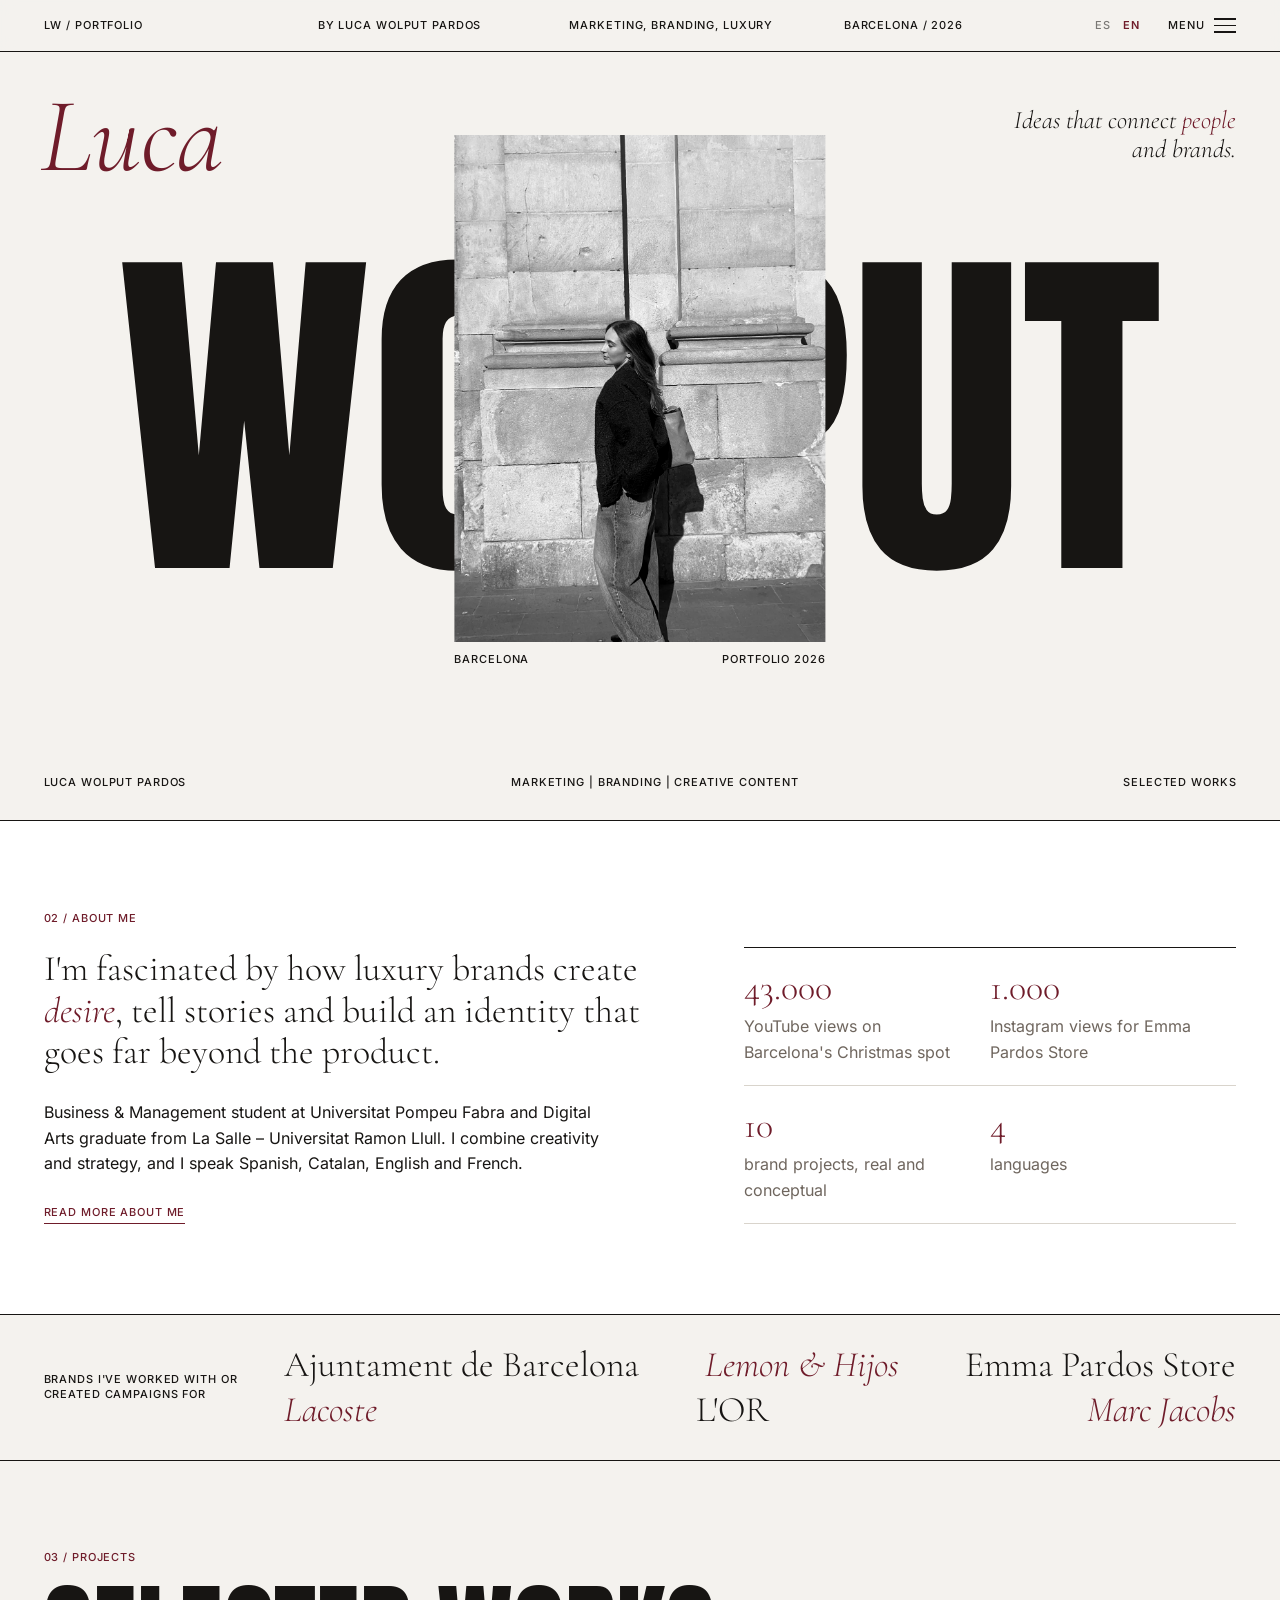
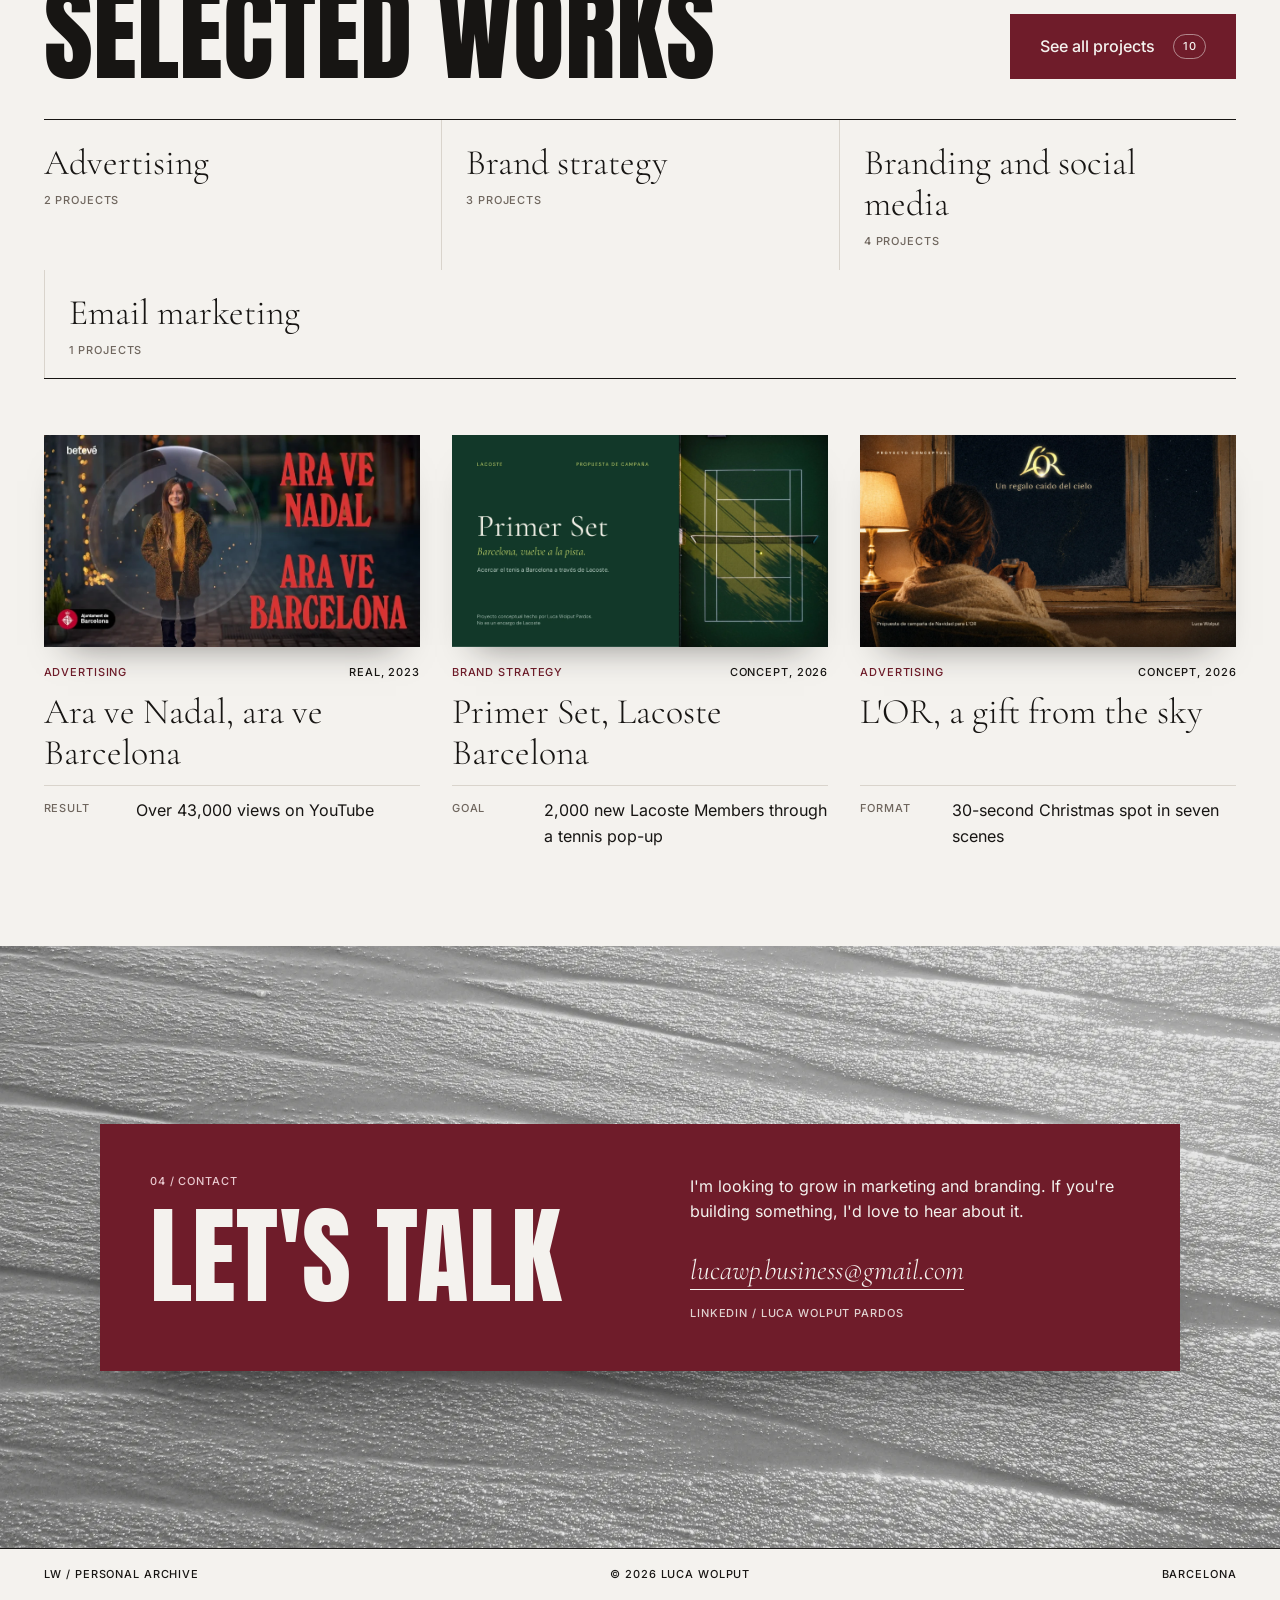
<file: index.html>
<!DOCTYPE html>
<html lang="es">
<head>
  <meta charset="utf-8">
  <meta name="viewport" content="width=device-width, initial-scale=1">
  <title>Luca Wolput | Marketing, branding & luxury</title>
  <meta name="description" content="Portfolio de Luca Wolput: marketing, branding y estrategia de marca en Barcelona.">
  <link rel="icon" href="assets/img/favicon.svg" type="image/svg+xml">
  <link rel="preload" href="assets/fonts/anton-latin-400-normal.woff2" as="font" type="font/woff2" crossorigin>
  <link rel="preload" href="assets/fonts/cormorant-garamond-latin-300-italic.woff2" as="font" type="font/woff2" crossorigin>
  <link rel="stylesheet" href="assets/css/style.css">
</head>
<body class="is-loading">
  <a class="skip small" href="#main">Saltar al contenido</a>

  <!-- Cabecera de revista -->
  <header class="chrome small">
    <a href="#inicio" data-k="chrome.brand"></a>
    <span class="chrome__hide" data-k="chrome.by"></span>
    <span class="chrome__hide" data-k="chrome.field"></span>
    <span class="chrome__hide" data-k="chrome.place"></span>
    <span class="chrome__right">
      <span class="lang" role="group" aria-label="Idioma / Language">
        <button type="button" data-lang="es">ES</button>
        <button type="button" data-lang="en">EN</button>
      </span>
      <button type="button" class="burger" aria-expanded="false" aria-controls="menu">
        <span data-k="chrome.menu"></span><i aria-hidden="true"><b></b><b></b><b></b></i>
      </button>
    </span>
  </header>

  <!-- Menú: índice a pantalla completa -->
  <div class="menu" id="menu" aria-hidden="true">
    <div class="menu__inner">
      <div class="menu__top">
        <span class="small menu__label" data-k="menu.label"></span>
        <button type="button" class="menu__close small" data-k="chrome.close"></button>
      </div>
      <p class="menu__title" data-k="menu.title"></p>
      <ol class="menu__list" id="menu-list"></ol>
    </div>
  </div>

  <main id="main">
    <!-- Portada -->
    <section class="cover" id="inicio">
      <p class="cover__first" data-k="name_first"></p>
      <p class="cover__tag phrase"><span data-k="cover.tagline_before"></span> <em data-k="cover.tagline_accent"></em> <span data-k="cover.tagline_after"></span></p>
      <h1 class="cover__word"><span class="sr-only" data-k="name_first"></span> <span data-k="name_last"></span></h1>
      <figure class="cover__photo">
        <img data-src="cover.photo" data-alt="cover.photo_alt" width="1100" height="1467" fetchpriority="high">
        <figcaption class="small"><span data-k="cover.photo_caption_left"></span><span data-k="cover.photo_caption_right"></span></figcaption>
      </figure>
      <div class="cover__foot small"><span data-k="cover.foot_left"></span><span data-k="cover.foot_center"></span><span data-k="cover.foot_right"></span></div>
    </section>

    <!-- Sobre mí y cifras -->
    <section class="about" id="sobre-mi">
      <div>
        <span class="small label" data-reveal data-k="about.label"></span>
        <p class="phrase" data-reveal><span data-k="about.quote_before"></span> <em data-k="about.quote_accent"></em><span data-k="about.quote_after"></span></p>
        <p class="about__text" data-reveal data-k="about.text"></p>
        <a class="more small" href="about.html" data-reveal data-k="about.more"></a>
      </div>
      <ul class="facts" id="facts"></ul>
    </section>

    <!-- Marcas -->
    <div class="brands">
      <span class="small" data-k="brands.label"></span>
      <ul id="brands"></ul>
    </div>

    <!-- Proyectos destacados -->
    <section class="works" id="proyectos">
      <div class="works__head">
        <div><span class="small label" data-reveal data-k="works.label"></span><h2 class="title" data-reveal data-k="works.title"></h2></div>
        <a class="btn" href="projects.html" data-reveal><span data-k="works.all"></span> <span class="btn__count" id="count-all"></span></a>
      </div>
      <ul class="cats" id="cats"></ul>
      <div class="cards" id="cards"></div>
    </section>

    <!-- Contacto -->
    <section class="contact" id="contacto">
      <div class="contact__card" data-reveal>
        <div><span class="small label" data-k="contact.label"></span><h2 class="title" data-k="contact.title"></h2></div>
        <div class="contact__right">
          <p data-k="contact.text"></p>
          <div>
            <a class="contact__mail" id="mail"></a>
            <a class="contact__li small" id="linkedin" target="_blank" rel="noopener" data-k="contact.linkedin_label"></a>
          </div>
        </div>
      </div>
    </section>
  </main>

  <footer class="footer small"><span data-k="footer.left"></span><span data-k="footer.center"></span><span data-k="footer.right"></span></footer>

  <script src="assets/js/main.js"></script>
</body>
</html>
</file>
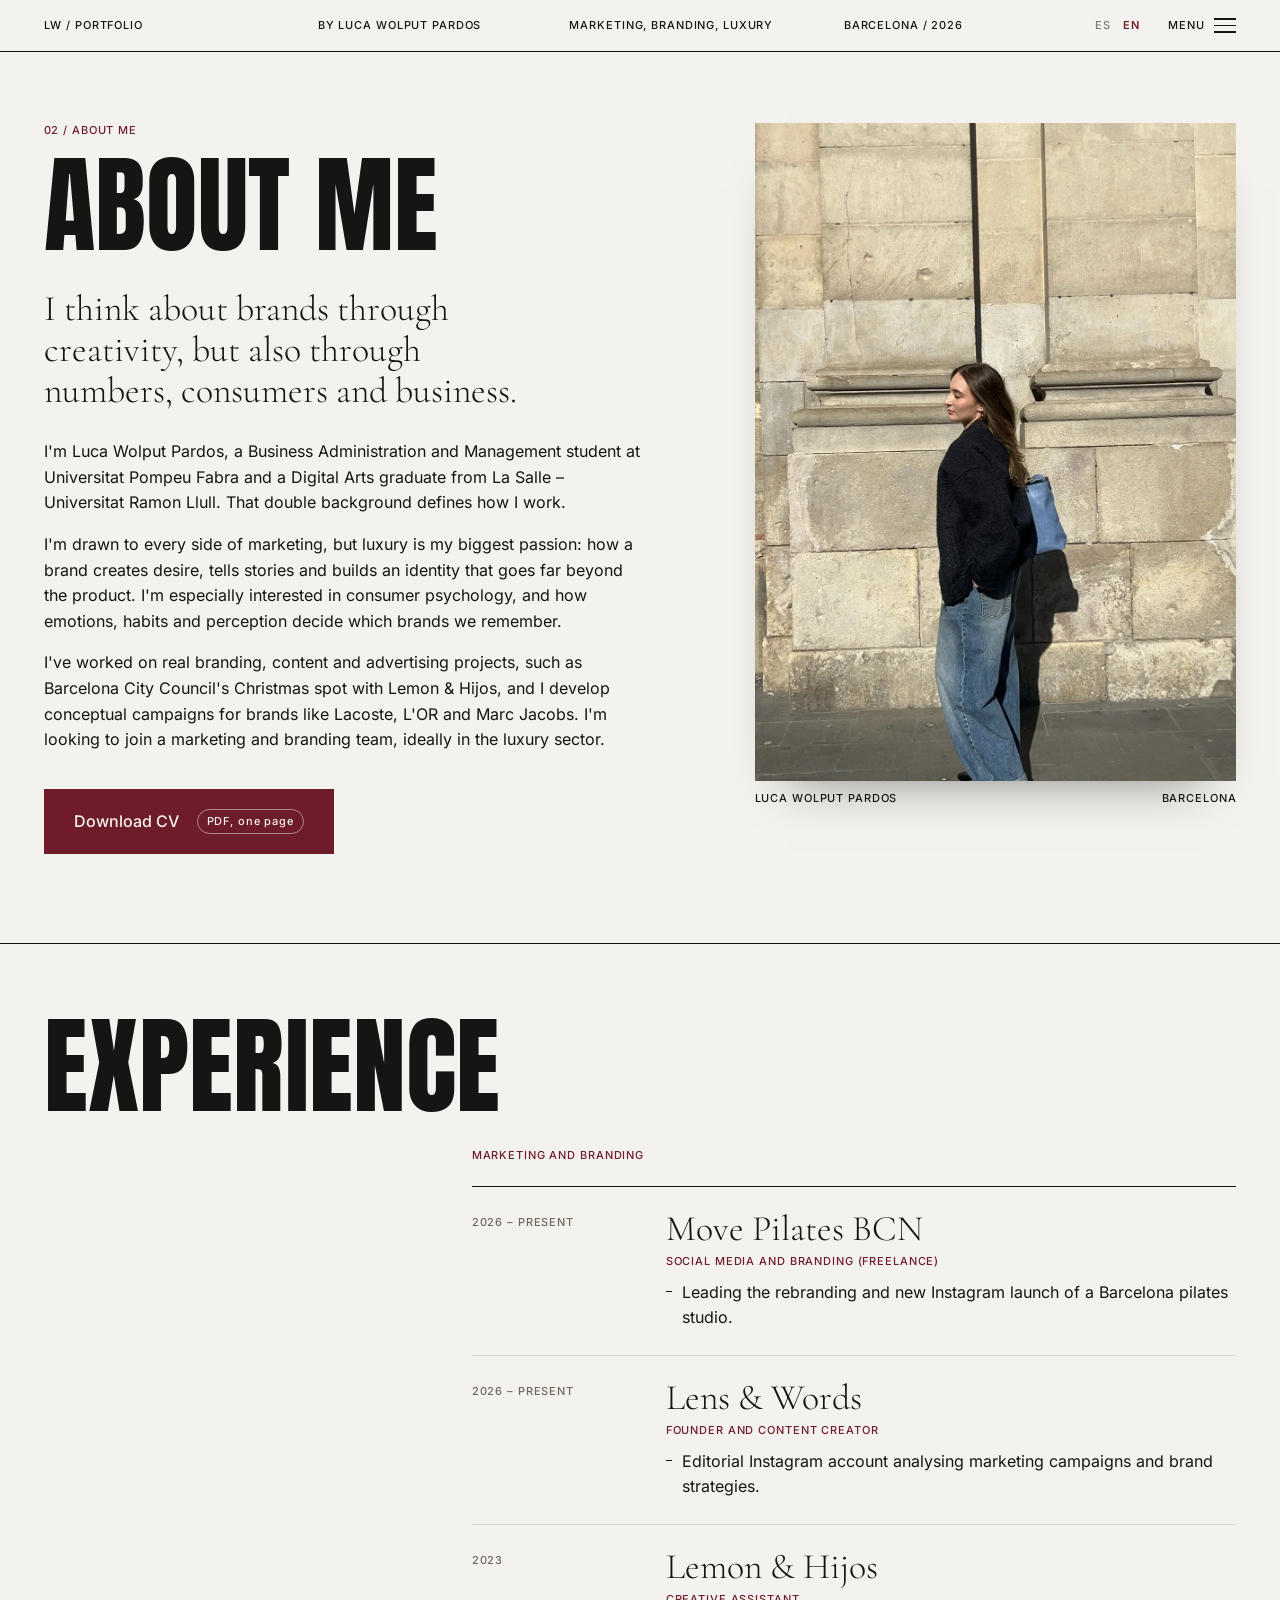
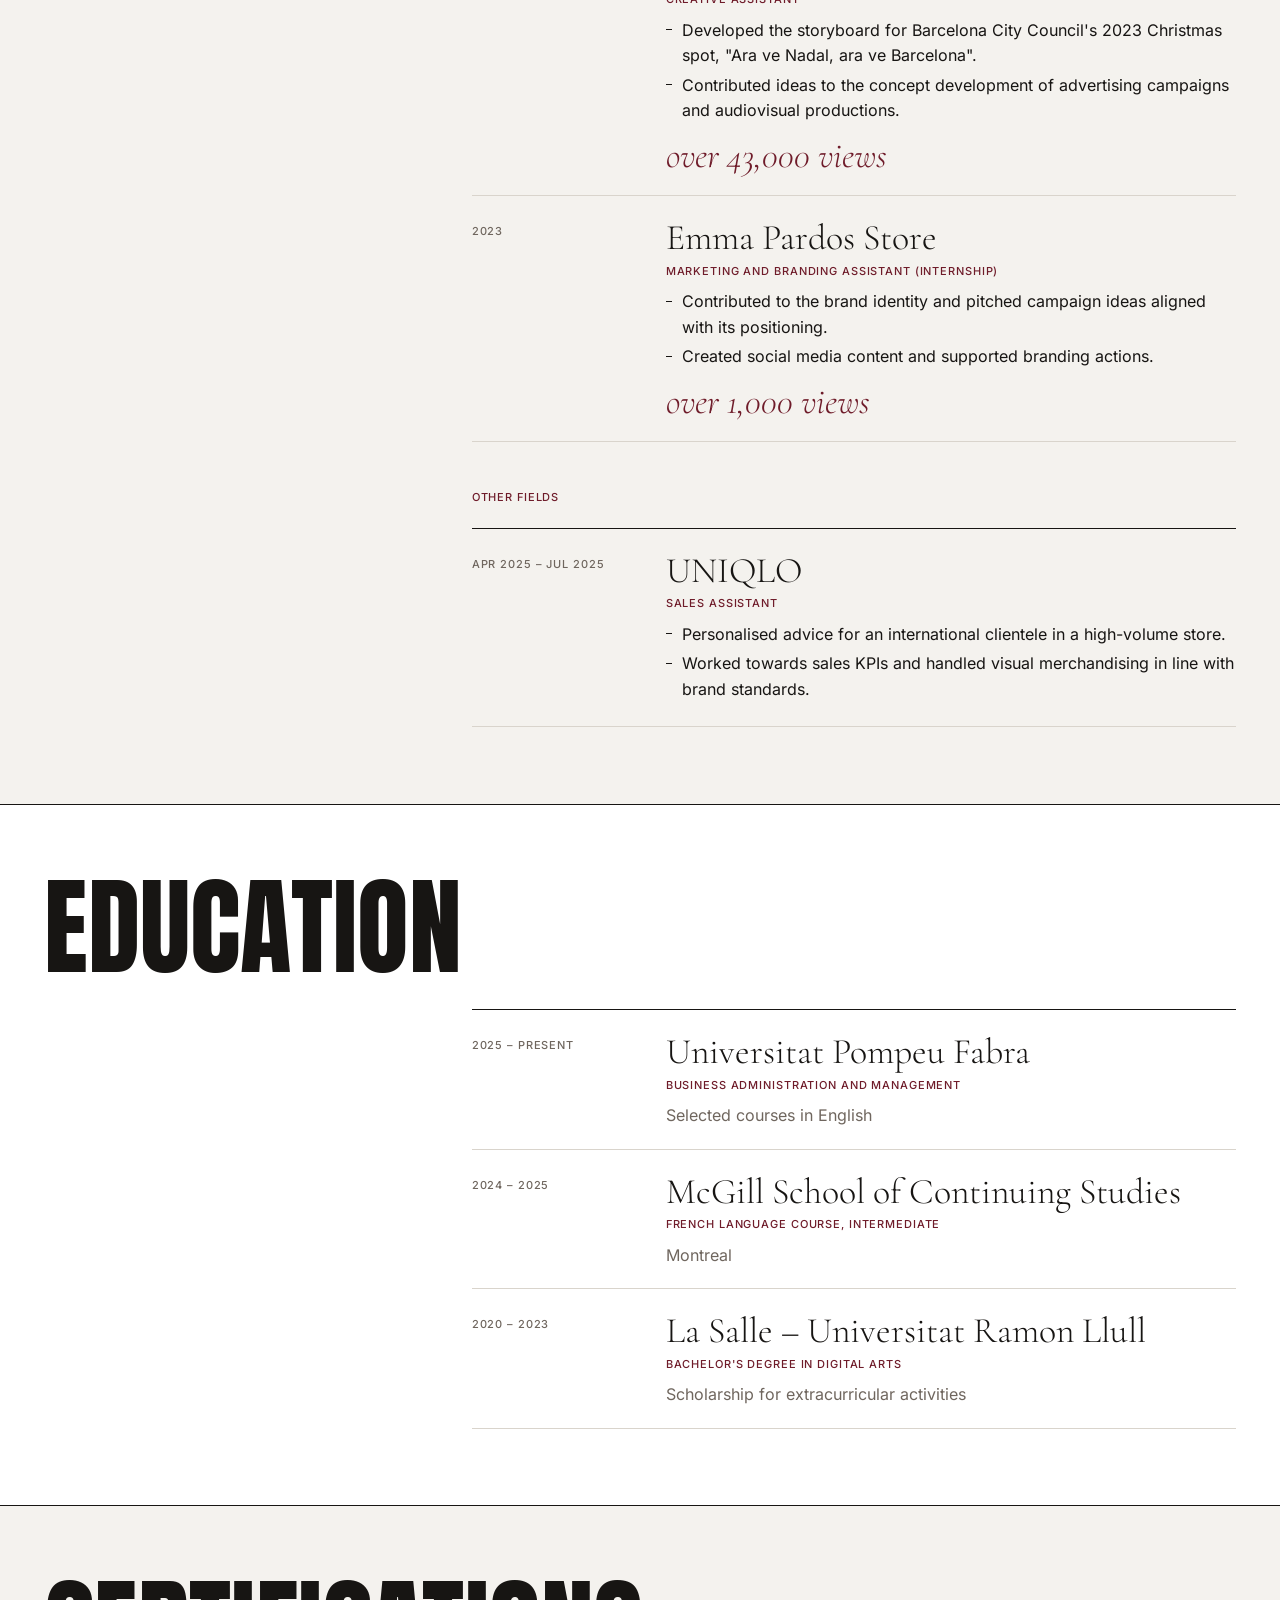
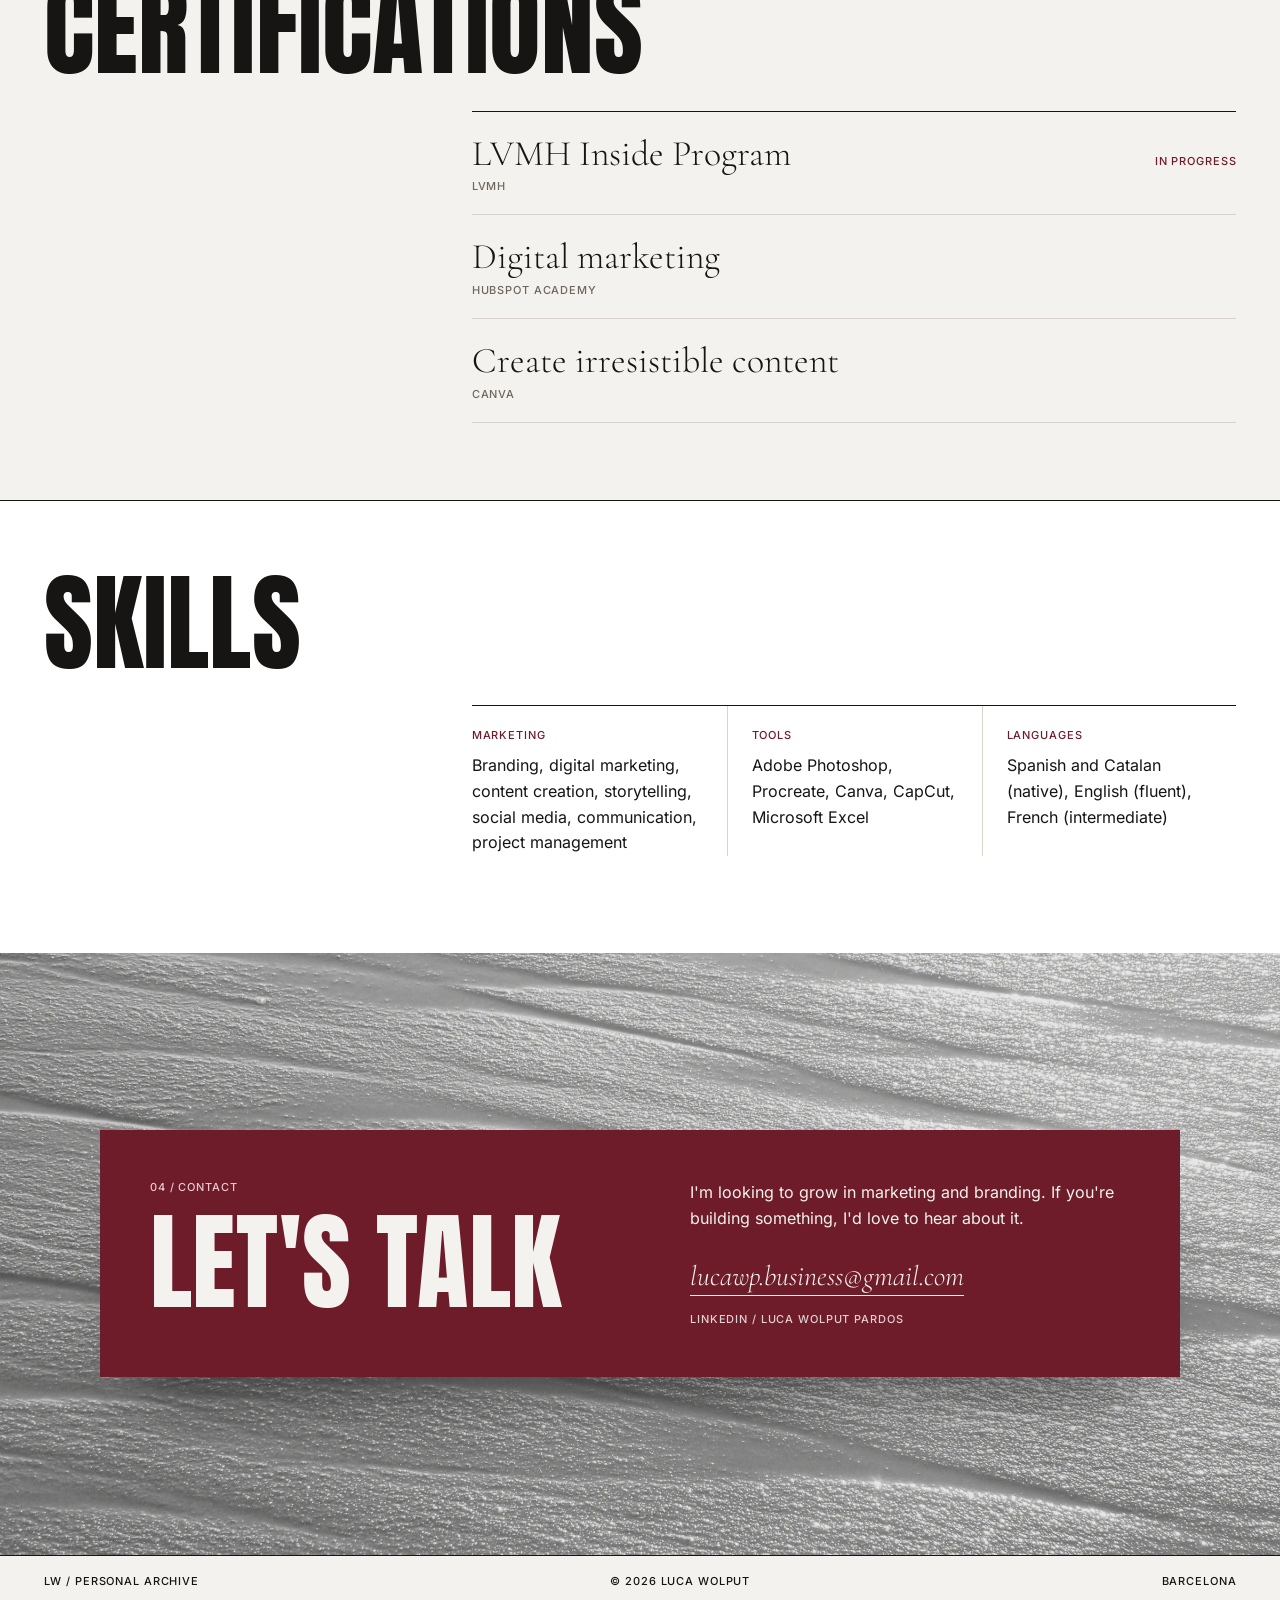
<file: about.html>
<!DOCTYPE html>
<html lang="es">
<head>
  <meta charset="utf-8">
  <meta name="viewport" content="width=device-width, initial-scale=1">
  <title>Sobre mí | Luca Wolput</title>
  <meta name="description" content="Luca Wolput Pardos: experiencia, formación y certificaciones en marketing, branding y lujo.">
  <link rel="icon" href="assets/img/favicon.svg" type="image/svg+xml">
  <link rel="preload" href="assets/fonts/anton-latin-400-normal.woff2" as="font" type="font/woff2" crossorigin>
  <link rel="stylesheet" href="assets/css/style.css">
</head>
<body class="is-loading page-about">
  <a class="skip small" href="#main">Saltar al contenido</a>

  <header class="chrome small">
    <a href="index.html" data-k="chrome.brand"></a>
    <span class="chrome__hide" data-k="chrome.by"></span>
    <span class="chrome__hide" data-k="chrome.field"></span>
    <span class="chrome__hide" data-k="chrome.place"></span>
    <span class="chrome__right">
      <span class="lang" role="group" aria-label="Idioma / Language">
        <button type="button" data-lang="es">ES</button>
        <button type="button" data-lang="en">EN</button>
      </span>
      <button type="button" class="burger" aria-expanded="false" aria-controls="menu">
        <span data-k="chrome.menu"></span><i aria-hidden="true"><b></b><b></b><b></b></i>
      </button>
    </span>
  </header>

  <div class="menu" id="menu" aria-hidden="true">
    <div class="menu__inner">
      <div class="menu__top">
        <span class="small menu__label" data-k="menu.label"></span>
        <button type="button" class="menu__close small" data-k="chrome.close"></button>
      </div>
      <p class="menu__title" data-k="menu.title"></p>
      <ol class="menu__list" id="menu-list"></ol>
    </div>
  </div>

  <main id="main">
    <!-- Presentación -->
    <section class="ab-hero">
      <div class="ab-hero__text">
        <span class="small label" data-a="label"></span>
        <h1 class="ab-hero__title" data-a="title"></h1>
        <p class="phrase ab-hero__intro" data-a="intro"></p>
        <div class="ab-hero__bio" id="bio"></div>
        <a class="btn" id="cv" download><span data-a="cv_button"></span> <span class="btn__count" data-a="cv_note"></span></a>
      </div>
      <figure class="ab-hero__photo" data-reveal-img>
        <img data-asrc="photo" data-aalt="photo_alt" width="1100" height="1467">
        <figcaption class="small"><span data-a="photo_caption_left"></span><span data-a="photo_caption_right"></span></figcaption>
      </figure>
    </section>

    <!-- Experiencia -->
    <section class="ab-block" id="experiencia">
      <div class="ab-block__head"><h2 class="title" data-reveal data-a="experience_title"></h2></div>
      <div class="ab-block__body">
        <p class="small label" data-reveal data-a="experience_label"></p>
        <ol class="rows" id="exp"></ol>
        <p class="small label ab-other" data-reveal data-a="other_label"></p>
        <ol class="rows" id="other"></ol>
      </div>
    </section>

    <!-- Formación -->
    <section class="ab-block" id="formacion">
      <div class="ab-block__head"><h2 class="title" data-reveal data-a="education_title"></h2></div>
      <div class="ab-block__body"><ol class="rows" id="edu"></ol></div>
    </section>

    <!-- Certificaciones -->
    <section class="ab-block" id="certificaciones">
      <div class="ab-block__head"><h2 class="title" data-reveal data-a="cert_title"></h2></div>
      <div class="ab-block__body"><ol class="rows rows--certs" id="certs"></ol></div>
    </section>

    <!-- Competencias -->
    <section class="ab-block ab-block--last" id="competencias">
      <div class="ab-block__head"><h2 class="title" data-reveal data-a="skills_title"></h2></div>
      <div class="ab-block__body"><ul class="skills" id="skills"></ul></div>
    </section>

    <!-- Contacto -->
    <section class="contact" id="contacto">
      <div class="contact__card" data-reveal>
        <div><span class="small label" data-k="contact.label"></span><h2 class="title" data-k="contact.title"></h2></div>
        <div class="contact__right">
          <p data-k="contact.text"></p>
          <div>
            <a class="contact__mail" id="mail"></a>
            <a class="contact__li small" id="linkedin" target="_blank" rel="noopener" data-k="contact.linkedin_label"></a>
          </div>
        </div>
      </div>
    </section>
  </main>

  <footer class="footer small"><span data-k="footer.left"></span><span data-k="footer.center"></span><span data-k="footer.right"></span></footer>

  <script src="assets/js/main.js"></script>
</body>
</html>
</file>
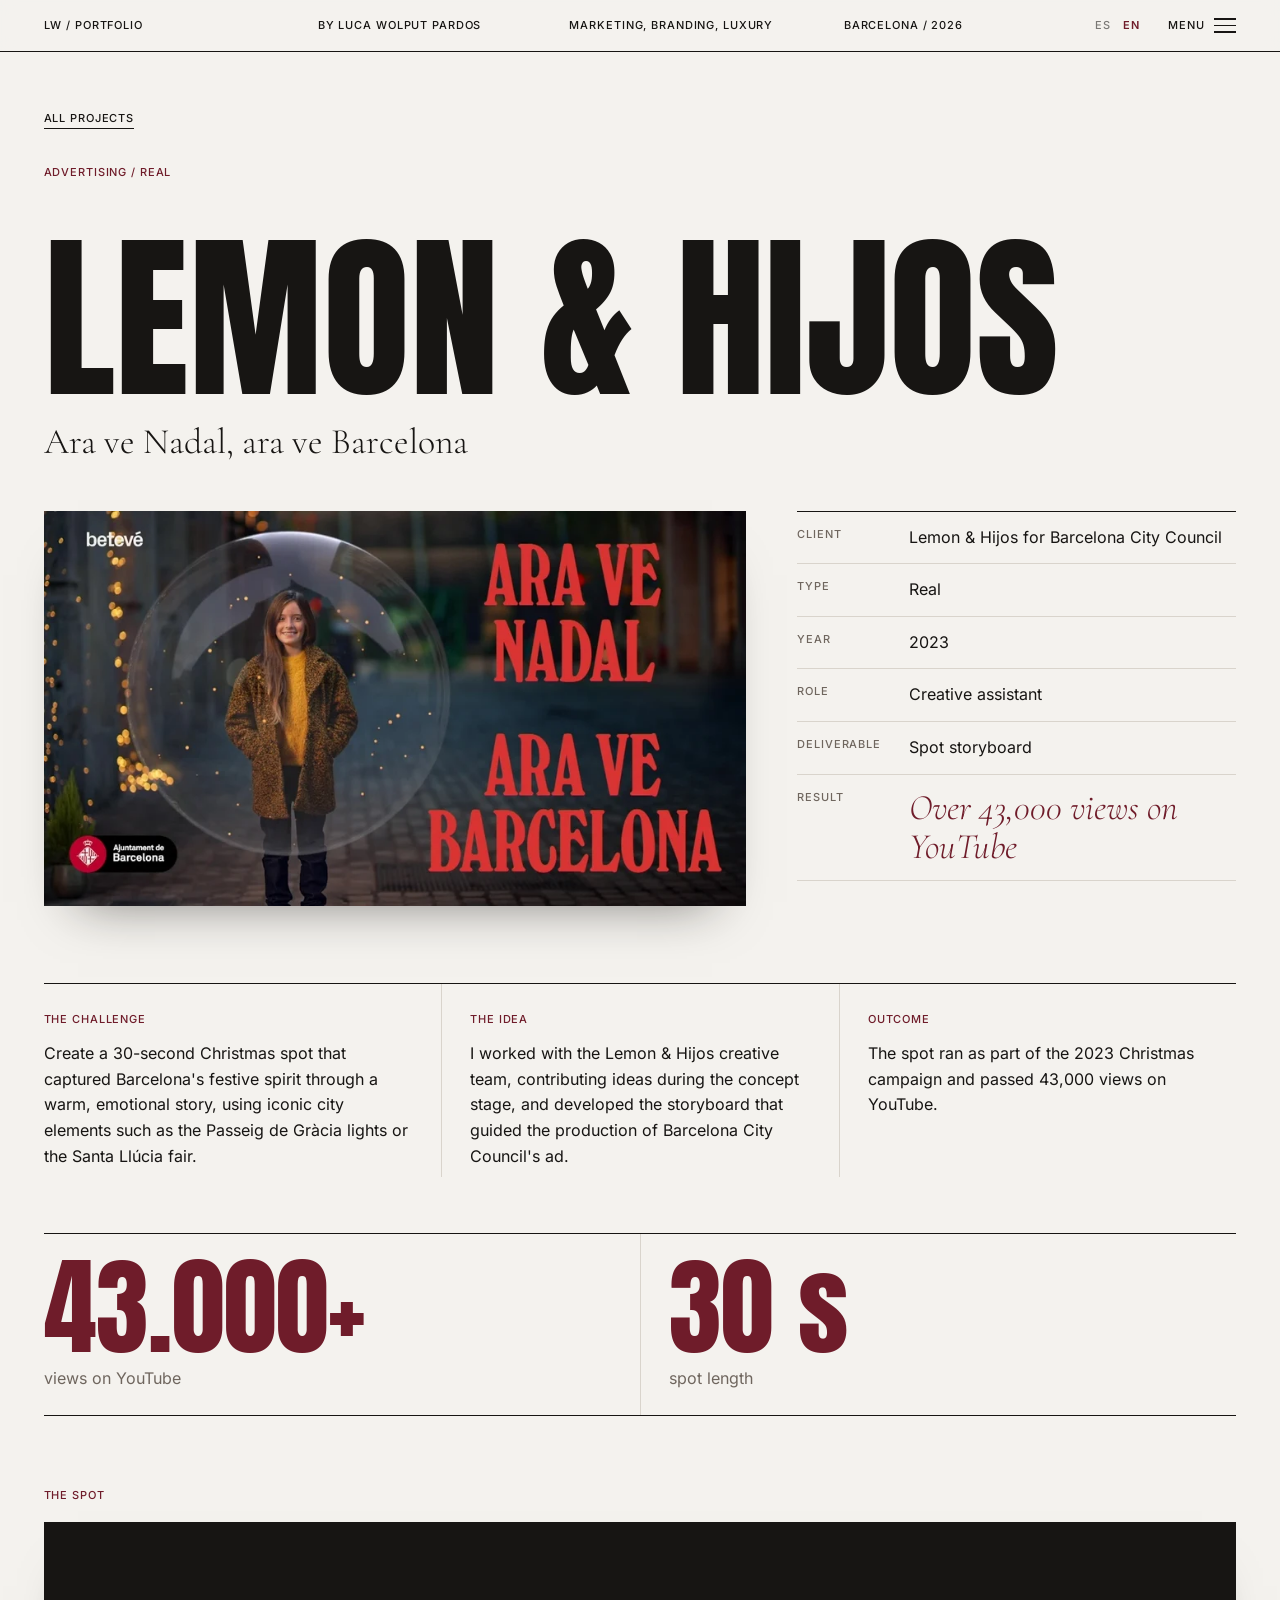
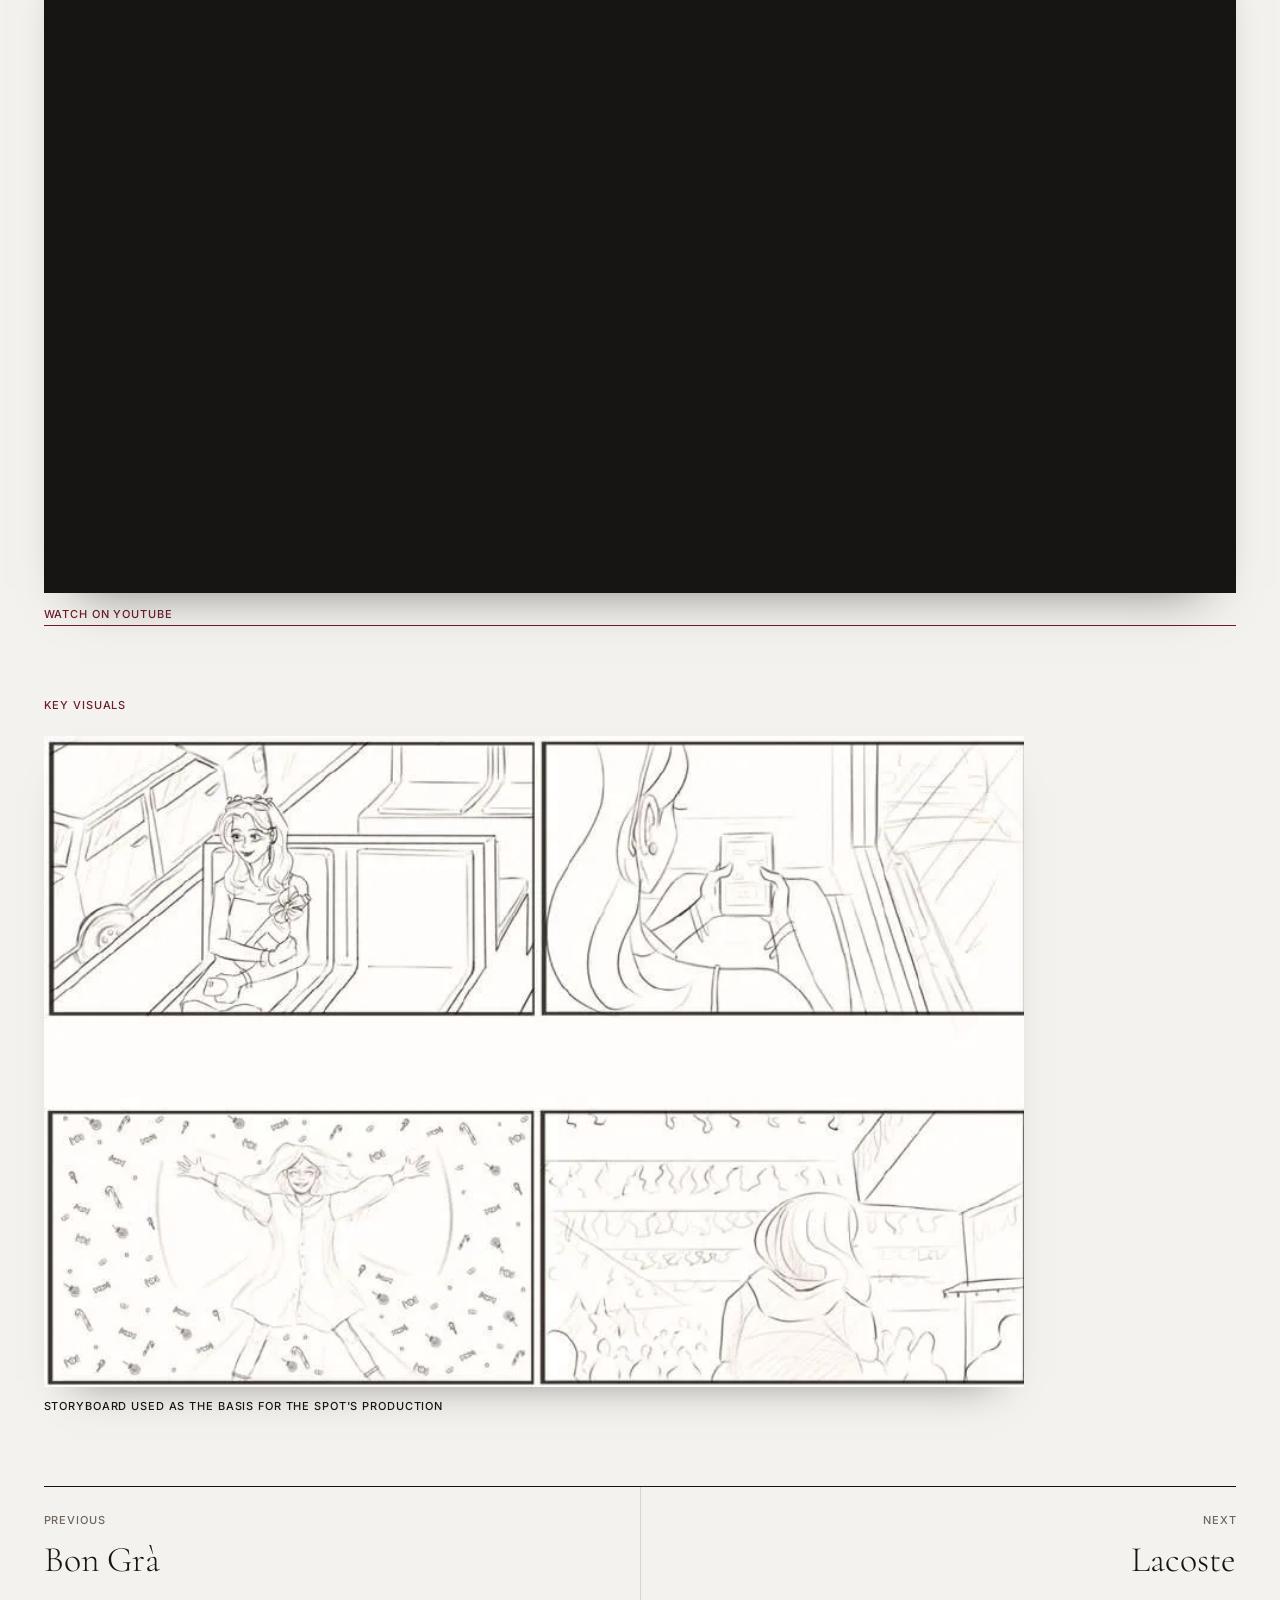
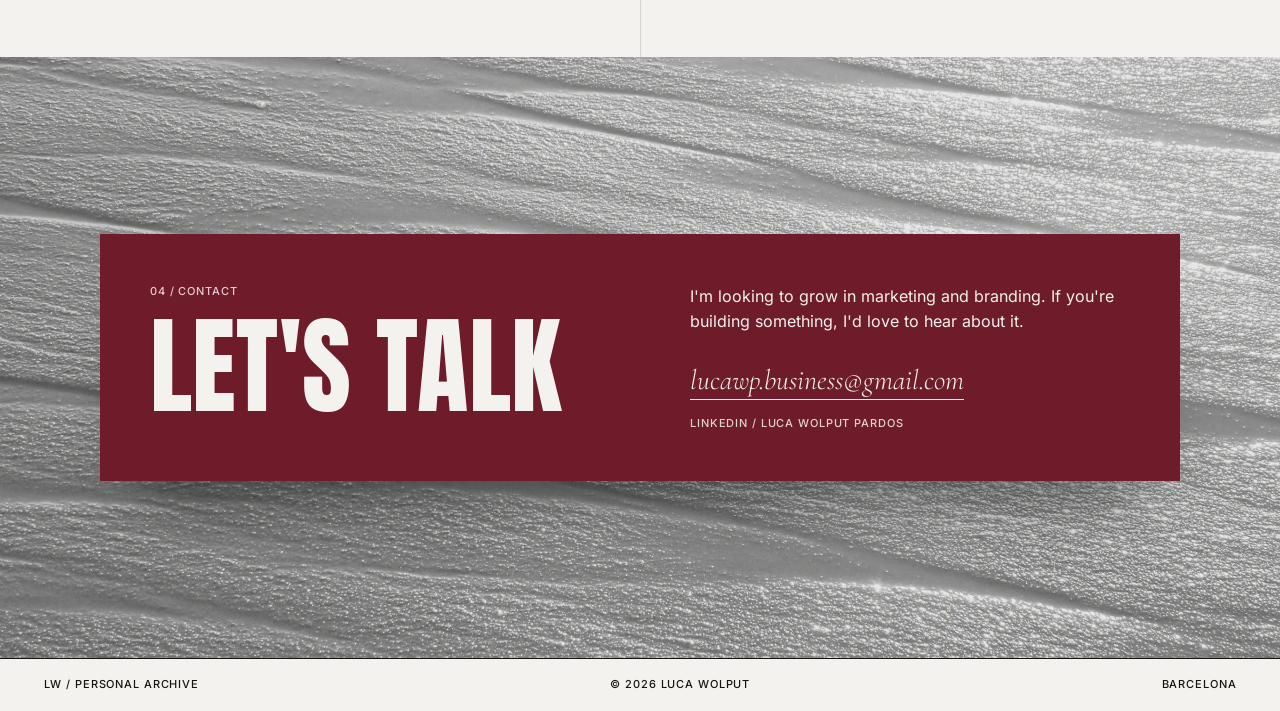
<file: project.html>
<!DOCTYPE html>
<html lang="es">
<head>
  <meta charset="utf-8">
  <meta name="viewport" content="width=device-width, initial-scale=1">
  <title>Proyecto | Luca Wolput</title>
  <meta name="description" content="Proyecto de Luca Wolput.">
  <link rel="icon" href="assets/img/favicon.svg" type="image/svg+xml">
  <link rel="preload" href="assets/fonts/anton-latin-400-normal.woff2" as="font" type="font/woff2" crossorigin>
  <link rel="stylesheet" href="assets/css/style.css">
</head>
<body class="is-loading page-project">
  <a class="skip small" href="#main">Saltar al contenido</a>

  <header class="chrome small">
    <a href="index.html" data-k="chrome.brand"></a>
    <span class="chrome__hide" data-k="chrome.by"></span>
    <span class="chrome__hide" data-k="chrome.field"></span>
    <span class="chrome__hide" data-k="chrome.place"></span>
    <span class="chrome__right">
      <span class="lang" role="group" aria-label="Idioma / Language">
        <button type="button" data-lang="es">ES</button>
        <button type="button" data-lang="en">EN</button>
      </span>
      <button type="button" class="burger" aria-expanded="false" aria-controls="menu">
        <span data-k="chrome.menu"></span><i aria-hidden="true"><b></b><b></b><b></b></i>
      </button>
    </span>
  </header>

  <div class="menu" id="menu" aria-hidden="true">
    <div class="menu__inner">
      <div class="menu__top">
        <span class="small menu__label" data-k="menu.label"></span>
        <button type="button" class="menu__close small" data-k="chrome.close"></button>
      </div>
      <p class="menu__title" data-k="menu.title"></p>
      <ol class="menu__list" id="menu-list"></ol>
    </div>
  </div>

  <main id="main">
    <article class="pd" id="project">
      <header class="pd-hero">
        <a class="small pd-back" href="projects.html" data-p="page.back"></a>
        <p class="small label" id="pd-label"></p>
        <h1 class="pd-hero__brand" id="pd-brand"></h1>
        <p class="phrase pd-hero__title" id="pd-title"></p>
        <div class="pd-hero__grid">
          <figure class="pd-cover" id="pd-cover" data-reveal-img></figure>
          <dl class="pd-sheet" id="pd-sheet"></dl>
        </div>
      </header>

      <section class="pd-story" id="pd-story"></section>
      <section class="pd-figures" id="pd-figures"></section>
      <section class="pd-video" id="pd-video"></section>
      <section class="pd-gallery" id="pd-gallery"></section>
      <p class="pd-note small" id="pd-note"></p>

      <nav class="pd-nav" id="pd-nav"></nav>
    </article>

    <!-- Contacto -->
    <section class="contact" id="contacto">
      <div class="contact__card" data-reveal>
        <div><span class="small label" data-k="contact.label"></span><h2 class="title" data-k="contact.title"></h2></div>
        <div class="contact__right">
          <p data-k="contact.text"></p>
          <div>
            <a class="contact__mail" id="mail"></a>
            <a class="contact__li small" id="linkedin" target="_blank" rel="noopener" data-k="contact.linkedin_label"></a>
          </div>
        </div>
      </div>
    </section>
  </main>

  <footer class="footer small"><span data-k="footer.left"></span><span data-k="footer.center"></span><span data-k="footer.right"></span></footer>

  <script src="assets/js/main.js"></script>
</body>
</html>
</file>
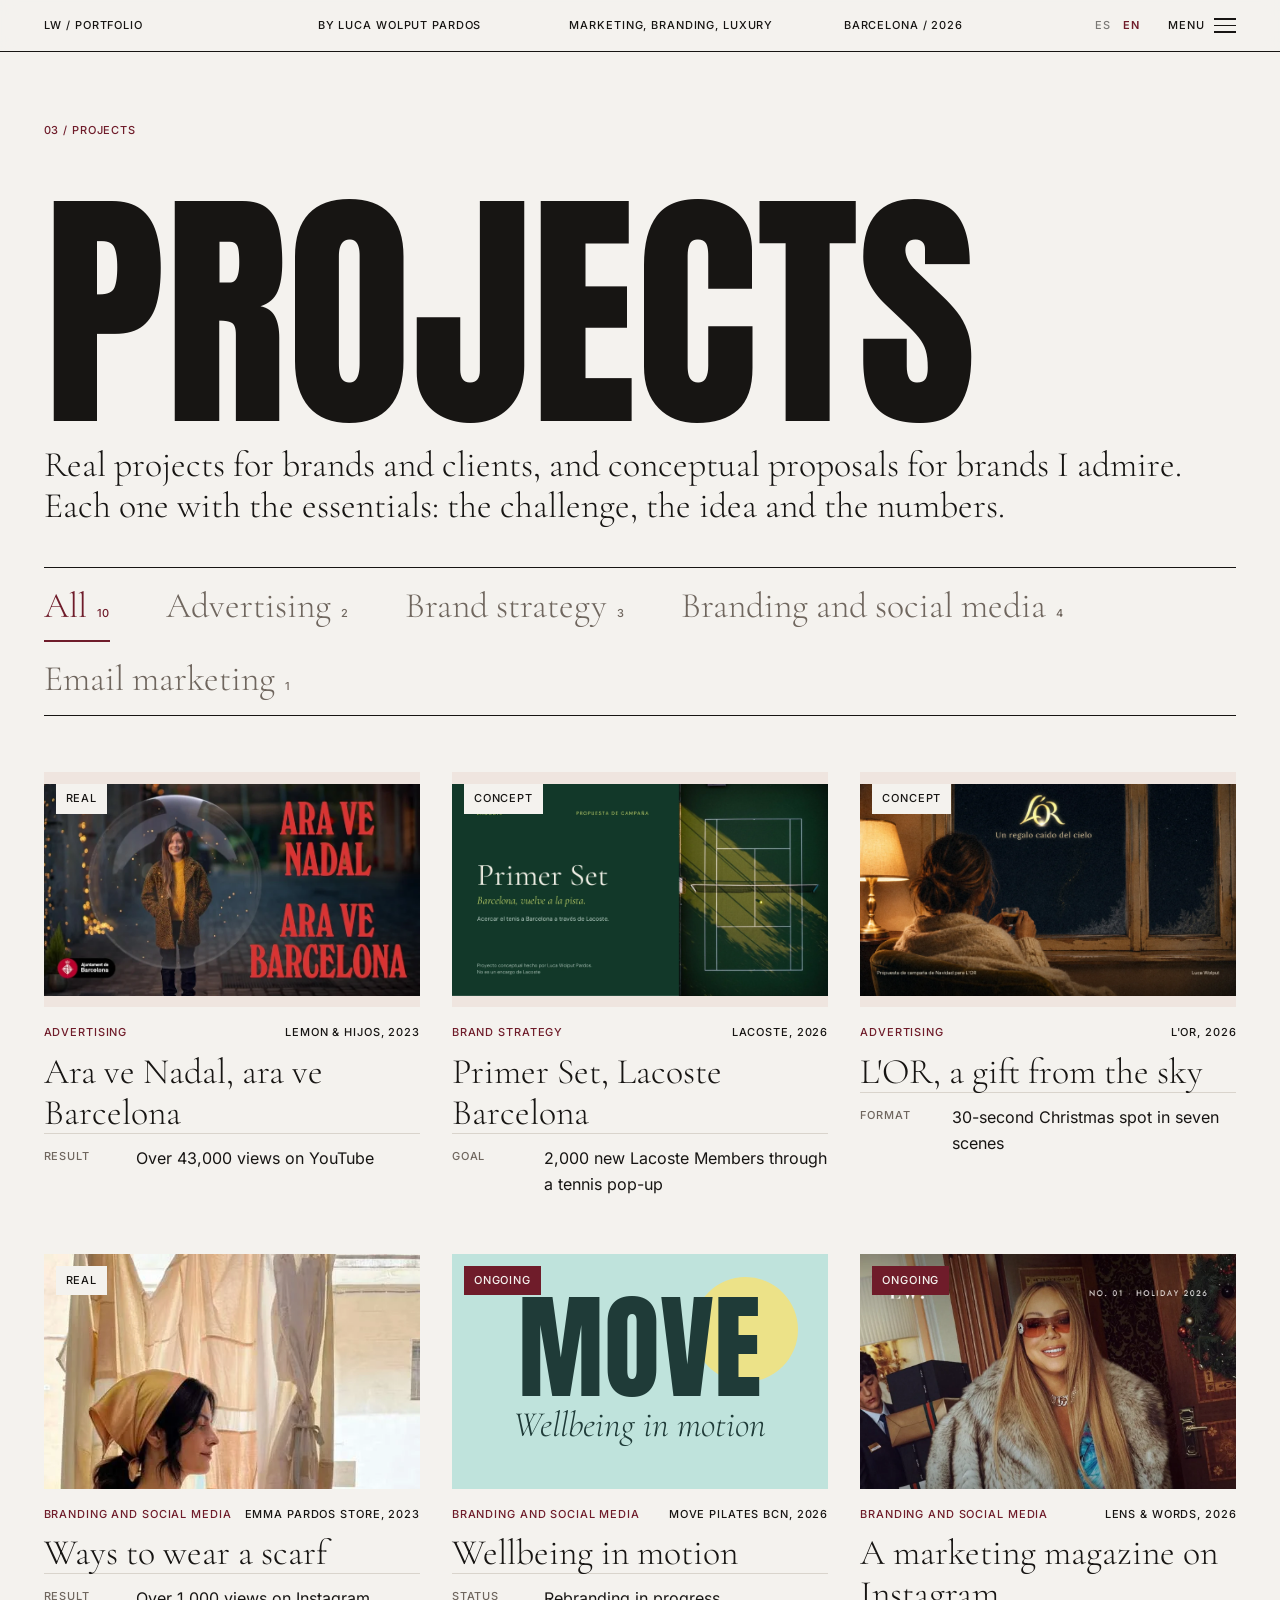
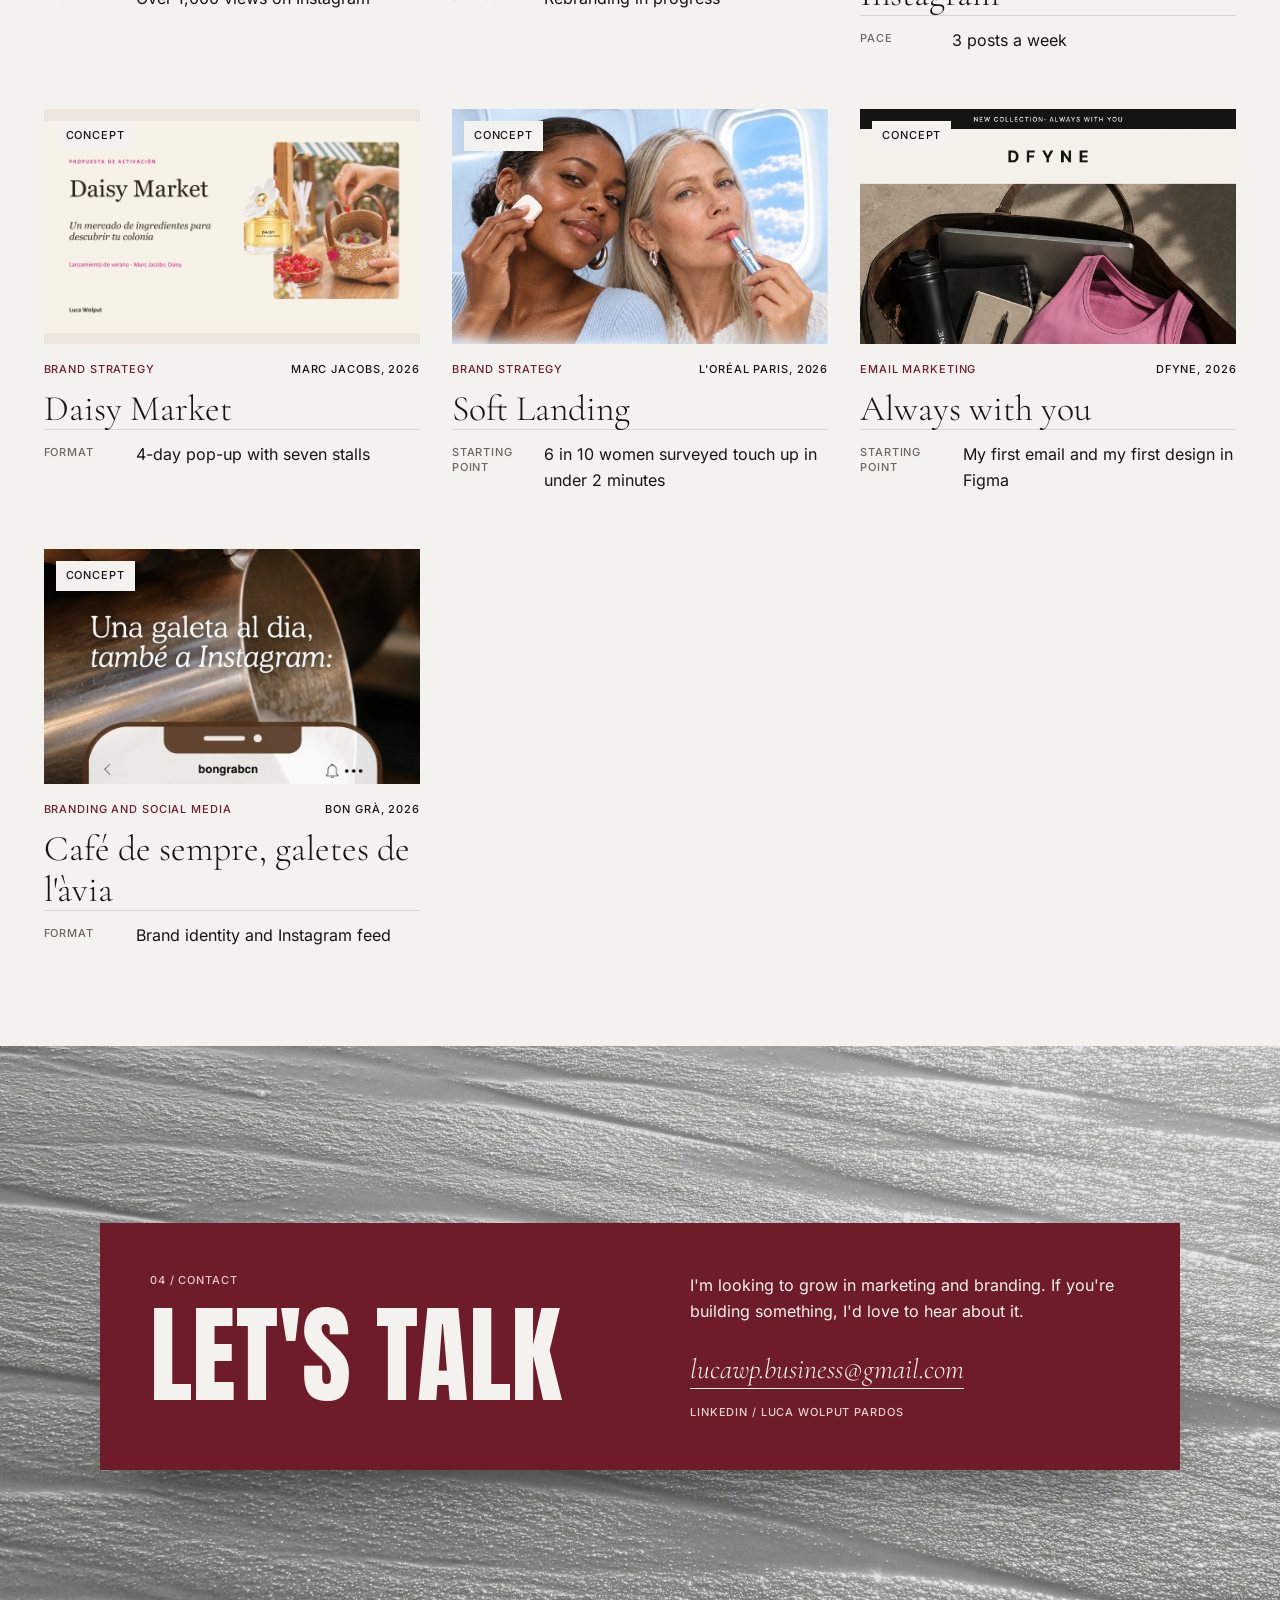
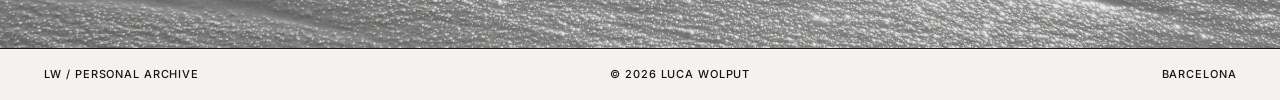
<file: projects.html>
<!DOCTYPE html>
<html lang="es">
<head>
  <meta charset="utf-8">
  <meta name="viewport" content="width=device-width, initial-scale=1">
  <title>Proyectos | Luca Wolput</title>
  <meta name="description" content="Proyectos de Luca Wolput: publicidad, estrategia de marca, branding y redes sociales.">
  <link rel="icon" href="assets/img/favicon.svg" type="image/svg+xml">
  <link rel="preload" href="assets/fonts/anton-latin-400-normal.woff2" as="font" type="font/woff2" crossorigin>
  <link rel="stylesheet" href="assets/css/style.css">
</head>
<body class="is-loading page-projects">
  <a class="skip small" href="#main">Saltar al contenido</a>

  <header class="chrome small">
    <a href="index.html" data-k="chrome.brand"></a>
    <span class="chrome__hide" data-k="chrome.by"></span>
    <span class="chrome__hide" data-k="chrome.field"></span>
    <span class="chrome__hide" data-k="chrome.place"></span>
    <span class="chrome__right">
      <span class="lang" role="group" aria-label="Idioma / Language">
        <button type="button" data-lang="es">ES</button>
        <button type="button" data-lang="en">EN</button>
      </span>
      <button type="button" class="burger" aria-expanded="false" aria-controls="menu">
        <span data-k="chrome.menu"></span><i aria-hidden="true"><b></b><b></b><b></b></i>
      </button>
    </span>
  </header>

  <div class="menu" id="menu" aria-hidden="true">
    <div class="menu__inner">
      <div class="menu__top">
        <span class="small menu__label" data-k="menu.label"></span>
        <button type="button" class="menu__close small" data-k="chrome.close"></button>
      </div>
      <p class="menu__title" data-k="menu.title"></p>
      <ol class="menu__list" id="menu-list"></ol>
    </div>
  </div>

  <main id="main">
    <section class="pj-head">
      <div>
        <span class="small label" data-p="page.label"></span>
        <h1 class="pj-head__title" data-p="page.title"></h1>
      </div>
      <p class="phrase pj-head__intro" data-p="page.intro"></p>
    </section>

    <nav class="filters" aria-label="Filtro" id="filters"></nav>

    <section class="pj-grid" id="grid" aria-live="polite"></section>

    <!-- Contacto -->
    <section class="contact" id="contacto">
      <div class="contact__card" data-reveal>
        <div><span class="small label" data-k="contact.label"></span><h2 class="title" data-k="contact.title"></h2></div>
        <div class="contact__right">
          <p data-k="contact.text"></p>
          <div>
            <a class="contact__mail" id="mail"></a>
            <a class="contact__li small" id="linkedin" target="_blank" rel="noopener" data-k="contact.linkedin_label"></a>
          </div>
        </div>
      </div>
    </section>
  </main>

  <footer class="footer small"><span data-k="footer.left"></span><span data-k="footer.center"></span><span data-k="footer.right"></span></footer>

  <script src="assets/js/main.js"></script>
</body>
</html>
</file>
<file: assets/css/style.css>
/* =========================================================
   Luca Wolput · portfolio
   Tres familias, una función cada una:
     Anton      → WOLPUT, ÍNDICE y títulos de sección
     Cormorant  → "Luca", frases, cifras y títulos de proyecto
     Inter      → todo lo demás
   Cinco tamaños para toda la web (--s1 a --s5).
   Los colores se pueden cambiar en content/site.json.
   ========================================================= */

@font-face { font-family: "Anton"; src: url(../fonts/anton-latin-400-normal.woff2) format("woff2"); font-display: swap; unicode-range: U+0000-00FF, U+0131, U+0152-0153, U+02BB-02BC, U+02C6, U+02DA, U+02DC, U+2000-206F, U+20AC, U+2122, U+2191, U+2193, U+2212, U+2215, U+FEFF, U+FFFD; }
@font-face { font-family: "Anton"; src: url(../fonts/anton-latin-ext-400-normal.woff2) format("woff2"); font-display: swap; unicode-range: U+0100-02AF, U+0304, U+0308, U+0329, U+1E00-1E9F, U+1EF2-1EFF, U+2020, U+20A0-20AB, U+20AD-20C0, U+2113, U+2C60-2C7F, U+A720-A7FF; }
@font-face { font-family: "Cormorant"; font-weight: 300; src: url(../fonts/cormorant-garamond-latin-300-normal.woff2) format("woff2"); font-display: swap; unicode-range: U+0000-00FF, U+0131, U+0152-0153, U+02BB-02BC, U+02C6, U+02DA, U+02DC, U+2000-206F, U+20AC, U+2122, U+2191, U+2193, U+2212, U+2215, U+FEFF, U+FFFD; }
@font-face { font-family: "Cormorant"; font-weight: 300; src: url(../fonts/cormorant-garamond-latin-ext-300-normal.woff2) format("woff2"); font-display: swap; unicode-range: U+0100-02AF, U+0304, U+0308, U+0329, U+1E00-1E9F, U+1EF2-1EFF, U+2020, U+20A0-20AB, U+20AD-20C0, U+2113, U+2C60-2C7F, U+A720-A7FF; }
@font-face { font-family: "Cormorant"; font-weight: 300; font-style: italic; src: url(../fonts/cormorant-garamond-latin-300-italic.woff2) format("woff2"); font-display: swap; unicode-range: U+0000-00FF, U+0131, U+0152-0153, U+02BB-02BC, U+02C6, U+02DA, U+02DC, U+2000-206F, U+20AC, U+2122, U+2191, U+2193, U+2212, U+2215, U+FEFF, U+FFFD; }
@font-face { font-family: "Cormorant"; font-weight: 300; font-style: italic; src: url(../fonts/cormorant-garamond-latin-ext-300-italic.woff2) format("woff2"); font-display: swap; unicode-range: U+0100-02AF, U+0304, U+0308, U+0329, U+1E00-1E9F, U+1EF2-1EFF, U+2020, U+20A0-20AB, U+20AD-20C0, U+2113, U+2C60-2C7F, U+A720-A7FF; }
@font-face { font-family: "Inter"; font-weight: 400; src: url(../fonts/inter-latin-400-normal.woff2) format("woff2"); font-display: swap; }
@font-face { font-family: "Inter"; font-weight: 500; src: url(../fonts/inter-latin-500-normal.woff2) format("woff2"); font-display: swap; }
@font-face { font-family: "Inter"; font-weight: 600; src: url(../fonts/inter-latin-600-normal.woff2) format("woff2"); font-display: swap; }

:root {
  --s1: clamp(128px, 27.8vw, 400px);  /* nombre de portada e ÍNDICE */
  --s2: clamp(58px, 8.3vw, 120px);    /* títulos de sección y "Luca" */
  --s3: clamp(26px, 2.8vw, 40px);     /* frases, cifras, títulos de proyecto */
  --s4: 16px;                         /* texto */
  --s5: 11px;                         /* cabecera, etiquetas, pies de foto */

  --paper: #F4F2EE;
  --ink: #171513;
  --stone: #D9D4CC;
  --blush: #EFE5DF;
  --taupe: #6F665E;
  --garnet: #6F1C2A;

  --display: "Anton", "Arial Narrow", sans-serif;
  --serif: "Cormorant", Garamond, serif;
  --sans: "Inter", system-ui, sans-serif;

  --pad: clamp(20px, 3.4vw, 48px);
  --ease: cubic-bezier(.22, .7, .18, 1);
}

*, *::before, *::after { box-sizing: border-box; }
html { -webkit-text-size-adjust: 100%; scroll-behavior: smooth; }
body { margin: 0; background: var(--paper); color: var(--ink); font: 400 var(--s4)/1.6 var(--sans); -webkit-font-smoothing: antialiased; }
p, h1, h2, h3, ul, ol, figure { margin: 0; padding: 0; list-style: none; }
img { display: block; max-width: 100%; height: auto; }
a { color: inherit; text-decoration: none; }
button { font: inherit; color: inherit; background: none; border: 0; padding: 0; cursor: pointer; }
:focus-visible { outline: 1.5px solid var(--garnet); outline-offset: 4px; }
.sr-only { position: absolute; width: 1px; height: 1px; overflow: hidden; clip: rect(0 0 0 0); white-space: nowrap; }
.skip { position: absolute; left: -999px; top: 8px; z-index: 50; background: var(--ink); color: var(--paper); padding: 10px 14px; }
.skip:focus { left: 8px; }

/* piezas de texto reutilizables */
.small { font: 500 var(--s5)/1.4 var(--sans); letter-spacing: .08em; text-transform: uppercase; }
.title { font: 400 var(--s2)/.86 var(--display); letter-spacing: .002em; }
.phrase { font: 300 var(--s3)/1.15 var(--serif); }
.phrase em { color: var(--garnet); }
.label { display: block; color: var(--garnet); margin-bottom: 22px; }

/* ---------- cabecera de revista ---------- */
.chrome {
  position: sticky; top: 0; z-index: 30;
  display: grid; grid-template-columns: 1.1fr 1fr 1.1fr 1fr auto; align-items: center; gap: 24px;
  padding: 18px var(--pad); border-bottom: 1px solid var(--ink);
  background: color-mix(in srgb, var(--paper) 92%, transparent); backdrop-filter: blur(8px);
}
.chrome__right { display: flex; align-items: center; gap: 28px; justify-self: end; }
.lang { display: flex; gap: 12px; }
.lang button { font: inherit; letter-spacing: inherit; opacity: .55; transition: opacity .3s, color .3s; }
.lang button[aria-pressed="true"] { opacity: 1; color: var(--garnet); font-weight: 600; }
.lang button:hover { opacity: 1; }
.burger { display: flex; align-items: center; gap: 10px; font: inherit; letter-spacing: inherit; text-transform: inherit; }
.burger i { display: grid; gap: 5px; width: 22px; }
.burger b { height: 1.5px; background: var(--ink); transition: transform .4s var(--ease); }
.burger:hover b:nth-child(2) { transform: translateX(5px); }

/* ---------- menú (índice) ---------- */
.menu {
  position: fixed; inset: 0; z-index: 40; background: var(--blush);
  clip-path: inset(0 0 100% 0); visibility: hidden;
  transition: clip-path .9s var(--ease), visibility 0s .9s;
}
.menu.is-open { clip-path: inset(0 0 0 0); visibility: visible; transition: clip-path .9s var(--ease), visibility 0s; }
.menu__inner { height: 100%; display: grid; grid-template-rows: auto 1fr auto; padding: 22px var(--pad) clamp(28px, 5vh, 56px); }
.menu__top { display: flex; justify-content: space-between; align-items: center; }
.menu__label { color: var(--garnet); }
.menu__close { position: relative; font: inherit; letter-spacing: inherit; text-transform: inherit; }
.menu__close::after { content: ""; position: absolute; left: 0; right: 0; bottom: -4px; height: 1px; background: currentColor; transform: scaleX(0); transform-origin: left; transition: transform .4s var(--ease); }
.menu__close:hover::after { transform: scaleX(1); }
.menu__title { font: 400 var(--s1)/.8 var(--display); align-self: center; padding-top: .22em; }
.menu__list { display: grid; grid-template-columns: repeat(4, 1fr); border-top: 1px solid var(--ink); }
.menu__list li { border-right: 1px solid var(--stone); }
.menu__list li:last-child { border-right: 0; }
.menu__list a { display: block; padding: 24px 24px 4px; height: 100%; }
.menu__list li:first-child a { padding-left: 0; }
.menu__n { display: block; font: 400 var(--s3)/1 var(--display); color: var(--garnet); margin-bottom: 14px; }
.menu__t { display: block; font: 300 var(--s3)/1 var(--serif); margin-bottom: 10px; transition: transform .5s var(--ease), color .3s; }
.menu__d { display: block; color: var(--taupe); }
.menu__list a:hover .menu__t { transform: translateX(10px); color: var(--garnet); }
/* entrada escalonada del índice */
.menu .menu__title, .menu .menu__list li { opacity: 0; transform: translateY(24px); transition: opacity .7s var(--ease), transform .7s var(--ease); }
.menu.is-open .menu__title { opacity: 1; transform: none; transition-delay: .25s; }
.menu.is-open .menu__list li { opacity: 1; transform: none; }
.menu.is-open .menu__list li:nth-child(1) { transition-delay: .4s; }
.menu.is-open .menu__list li:nth-child(2) { transition-delay: .48s; }
.menu.is-open .menu__list li:nth-child(3) { transition-delay: .56s; }
.menu.is-open .menu__list li:nth-child(4) { transition-delay: .64s; }
body.menu-open { overflow: hidden; }

/* ---------- portada ---------- */
.cover { position: relative; height: clamp(560px, 60vw, 860px); overflow: hidden; }
.cover__first { position: absolute; left: calc(var(--pad) - 4px); top: clamp(18px, 2.4vw, 34px); font: italic 300 var(--s2)/1 var(--serif); color: var(--garnet); z-index: 3; }
.cover__tag { position: absolute; right: var(--pad); top: clamp(30px, 4.2vw, 60px); width: min(230px, 20vw); text-align: right; font-style: italic; font-size: calc(var(--s3) * .7); z-index: 3; }
.cover__word { position: absolute; left: 0; right: 0; top: 29%; text-align: center; font: 400 var(--s1)/.8 var(--display); white-space: nowrap; }
.cover__photo { position: absolute; left: 50%; top: 10.7%; width: clamp(210px, 29vw, 420px); transform: translateX(-50%); z-index: 2; }
.cover__photo img { width: 100%; aspect-ratio: 3 / 4.1; object-fit: cover; object-position: 45% 30%; filter: grayscale(1) contrast(1.05); }
.cover__photo figcaption { display: flex; justify-content: space-between; margin-top: 10px; }
.cover__foot { position: absolute; left: var(--pad); right: var(--pad); bottom: 30px; display: flex; justify-content: space-between; gap: 16px; }

/* ---------- sobre mí + cifras ---------- */
.about { display: grid; grid-template-columns: 1.25fr 1fr; gap: clamp(40px, 6.6vw, 96px); padding: clamp(64px, 7vw, 100px) var(--pad); background: #fff; border-top: 1px solid var(--ink); }
.about__text { margin-top: 28px; max-width: 58ch; }
.facts { display: grid; grid-template-columns: 1fr 1fr; align-self: end; border-top: 1px solid var(--ink); }
.facts li { padding: 22px 24px 20px 0; border-bottom: 1px solid var(--stone); }
.facts b { display: block; font: 300 var(--s3)/1 var(--serif); color: var(--garnet); margin-bottom: 8px; }
.facts span { display: block; color: var(--taupe); max-width: 26ch; }

/* ---------- marcas ---------- */
.brands { display: grid; grid-template-columns: 200px 1fr; gap: 40px; align-items: center; padding: 30px var(--pad); border-top: 1px solid var(--ink); border-bottom: 1px solid var(--ink); }
.brands ul { display: flex; flex-wrap: wrap; justify-content: space-between; gap: 6px 36px; }
.brands li { font: 300 var(--s3)/1.1 var(--serif); }
.brands li:nth-child(even) { font-style: italic; color: var(--garnet); }

/* ---------- proyectos ---------- */
.works { padding: clamp(64px, 7vw, 100px) var(--pad) clamp(72px, 7.6vw, 110px); }
.works__head { display: flex; justify-content: space-between; align-items: end; gap: 24px; margin-bottom: 40px; }

.btn {
  position: relative; overflow: hidden; isolation: isolate;
  display: inline-flex; align-items: center; gap: 18px; white-space: nowrap;
  padding: 20px 30px; background: var(--garnet); color: var(--paper);
  font: 500 var(--s4)/1 var(--sans);
  transition: scale .2s var(--ease), opacity .9s var(--ease), transform .9s var(--ease);
}
.btn::before { content: ""; position: absolute; inset: 0; z-index: -1; background: var(--ink); transform: scaleX(0); transform-origin: left; transition: transform .6s var(--ease); }
.btn:hover::before { transform: scaleX(1); }
.btn:active { scale: .95; }
.btn__count { font: 500 var(--s5)/1 var(--sans); letter-spacing: .08em; border: 1px solid color-mix(in srgb, var(--paper) 50%, transparent); padding: 6px 9px; border-radius: 99px; }

.cats { display: grid; grid-template-columns: repeat(3, 1fr); border-top: 1px solid var(--ink); border-bottom: 1px solid var(--ink); margin-bottom: 56px; }
.cats li { border-left: 1px solid var(--stone); }
.cats li:first-child { border-left: 0; }
.cats a { display: flex; flex-direction: column; gap: 10px; padding: 22px 24px 20px; }
.cats li:first-child a { padding-left: 0; }
.cats .phrase { transition: transform .5s var(--ease), color .3s; }
.cats .small { color: var(--taupe); }
.cats a:hover .phrase { transform: translateX(8px); color: var(--garnet); }

.cards { display: grid; grid-template-columns: repeat(3, 1fr); gap: 32px; }
.card a { display: block; }
.card__img { position: relative; overflow: hidden; margin-bottom: 18px; box-shadow: 0 22px 34px -24px rgba(23, 21, 19, .5); transition: scale .25s var(--ease); }
.card__img img { width: 100%; }
.card__img img { transition: opacity 1s var(--ease), filter 1.1s var(--ease), transform 1.4s var(--ease); }
.card__view { position: absolute; left: 14px; bottom: 14px; background: var(--paper); padding: 9px 12px; opacity: 0; transform: translateY(8px); transition: opacity .5s var(--ease), transform .5s var(--ease); }
.card a:hover .card__img img { transform: scale(1.045); }
.card a:hover .card__view, .card a:focus-visible .card__view { opacity: 1; transform: none; }
.card a:active .card__img { scale: .96; }
.card__meta { display: flex; justify-content: space-between; gap: 12px; margin-bottom: 10px; }
.card__meta span:first-child { color: var(--garnet); }
.card h3 { margin-bottom: 12px; min-height: 2.3em; }
.card__data { border-top: 1px solid var(--stone); padding-top: 12px; display: flex; gap: 16px; }
.card__data .small { color: var(--taupe); padding-top: 3px; min-width: 76px; }

/* ---------- contacto ---------- */
.contact { min-height: clamp(520px, 47vw, 680px); display: grid; place-items: center; padding: 60px var(--pad); background: var(--stone) center / cover no-repeat; }
.contact__card { width: min(1080px, 100%); display: grid; grid-template-columns: 1.1fr 1fr; gap: 56px; padding: clamp(32px, 3.9vw, 56px); background: var(--garnet); color: var(--paper); box-shadow: 0 50px 70px -40px rgba(0, 0, 0, .6); }
.contact__card .label { color: #E9C9CF; }
@media (max-width: 640px) { .contact__card .title { font-size: min(var(--s2), 16.5vw); } .contact__card > * { min-width: 0; } }
.contact__right { min-width: 0; display: grid; align-content: space-between; gap: 30px; }
.contact__mail { display: inline-block; font: italic 300 clamp(20px, 2.2vw, 32px)/1.1 var(--serif); background: linear-gradient(currentColor, currentColor) 0 100% / 100% 1px no-repeat; padding-bottom: 4px; transition: background-size .6s var(--ease); white-space: nowrap; }
.contact__mail:hover { background-size: 0 1px; background-position: 100% 100%; }
.contact__li { display: block; margin-top: 16px; opacity: .85; transition: opacity .3s; }
.contact__li:hover { opacity: 1; }

.footer { display: flex; justify-content: space-between; gap: 16px; padding: 18px var(--pad); border-top: 1px solid var(--ink); }

/* enlace "Leer más" en la Home */
.more { display: inline-block; margin-top: 28px; padding-bottom: 4px; color: var(--garnet); background: linear-gradient(currentColor, currentColor) 0 100% / 100% 1px no-repeat; transition: background-size .6s var(--ease); }
.more:hover { background-size: 0 1px; background-position: 100% 100%; }

/* =========================================================
   PÁGINA SOBRE MÍ
   ========================================================= */
.ab-hero { display: grid; grid-template-columns: 1.3fr 1fr; gap: clamp(40px, 6.6vw, 96px); align-items: start; padding: clamp(48px, 5.5vw, 80px) var(--pad) clamp(64px, 7vw, 100px); }
.ab-hero__title { font: 400 var(--s2)/.86 var(--display); margin-bottom: 36px; }
.ab-hero__intro { margin-bottom: 28px; max-width: none; text-wrap: balance; }
.ab-hero__bio p { max-width: 60ch; margin-bottom: 16px; }
.ab-hero__bio p:last-child { margin-bottom: 36px; }
.ab-hero__photo { position: sticky; top: 90px; }
.ab-hero__photo img { width: 100%; aspect-ratio: 3 / 4.1; object-fit: cover; object-position: 45% 30%; box-shadow: 0 30px 50px -34px rgba(23, 21, 19, .55); }
.ab-hero__photo figcaption { display: flex; justify-content: space-between; margin-top: 10px; }
.page-about .btn { cursor: pointer; }
.ab-hero > * { min-width: 0; }
@media (max-width: 400px) { .btn { white-space: normal; flex-wrap: wrap; gap: 10px; } }

.ab-block { display: grid; grid-template-columns: minmax(0, 1fr) minmax(0, 2.1fr); gap: 36px clamp(32px, 5vw, 72px); padding: clamp(56px, 6vw, 88px) var(--pad); border-top: 1px solid var(--ink); }
.ab-block:nth-of-type(odd) { background: #fff; }
.ab-block--last { padding-bottom: clamp(72px, 7.6vw, 110px); }
.ab-other { margin-top: 48px; }
.ab-block__head { grid-column: 1 / -1; min-width: 0; }
.ab-block__head .title { font-size: min(var(--s2), 11.5vw); }
.ab-block__body { grid-column: 2; }

.rows { border-top: 1px solid var(--ink); }
.row { display: grid; grid-template-columns: 170px 1fr; gap: 24px; padding: 22px 0 20px; border-bottom: 1px solid var(--stone); }
.row__years { color: var(--taupe); padding-top: 6px; }
.row__name { font: 300 var(--s3)/1.1 var(--serif); }
.row__role { display: block; margin: 6px 0 10px; color: var(--garnet); }
.row__points li { position: relative; padding-left: 16px; margin-bottom: 4px; max-width: 64ch; }
.row__points li::before { content: ""; position: absolute; left: 0; top: .72em; width: 6px; height: 1px; background: var(--ink); }
.row__data { display: inline-block; margin-top: 8px; font: italic 300 var(--s3)/1.1 var(--serif); color: var(--garnet); }
.row__note { color: var(--taupe); margin-top: 4px; }
.rows--certs .row { grid-template-columns: 1fr auto; align-items: baseline; }
.rows--certs .row__status { color: var(--garnet); white-space: nowrap; }
.rows--certs .row__issuer { display: block; margin-top: 6px; color: var(--taupe); }

.skills { display: grid; grid-template-columns: repeat(3, 1fr); border-top: 1px solid var(--ink); }
.skills li { padding: 22px 24px 0 0; }
.skills li + li { padding-left: 24px; border-left: 1px solid var(--stone); }
.skills .small { display: block; color: var(--garnet); margin-bottom: 10px; }

@media (max-width: 960px) {
  .ab-hero { grid-template-columns: 1fr; }
  .ab-hero__photo { position: static; max-width: 460px; }
  .ab-block { grid-template-columns: 1fr; gap: 24px; }
  .ab-block__body { grid-column: 1; }
  .skills { grid-template-columns: 1fr; }
  .skills li + li { padding-left: 0; border-left: 0; border-top: 1px solid var(--stone); margin-top: 22px; }
}
@media (max-width: 640px) {
  .row { grid-template-columns: 1fr; gap: 6px; }
  .row__years { padding-top: 0; }
}

/* =========================================================
   ANIMACIONES
   ========================================================= */
/* Entrada de la portada: desenfoque que se enfoca, con fundido y zoom mínimo */
.cover__photo img { transition: filter 1.6s var(--ease), opacity 1.4s var(--ease), transform 1.8s var(--ease); }
.cover__word { transition: filter 1.6s var(--ease) .15s, opacity 1.4s var(--ease) .15s, transform 1.8s var(--ease) .15s; }
.is-loading .cover__photo img { opacity: 0; filter: grayscale(1) blur(22px); transform: scale(1.06); }
.is-loading .cover__word { opacity: 0; filter: blur(16px); transform: scale(1.015); }
.cover__first { transition: opacity 1s var(--ease) .7s; }
.cover__tag { transition: opacity 1s var(--ease) .85s; }
.cover__photo figcaption, .cover__foot { transition: opacity 1s var(--ease) 1s; }
.is-loading .cover__first, .is-loading .cover__tag, .is-loading .cover__foot, .is-loading .cover__photo figcaption { opacity: 0; }

/* Al hacer scroll: textos con fundido suave, imágenes que se enfocan */
[data-reveal] { opacity: 0; transform: translateY(14px); transition: opacity .9s var(--ease), transform .9s var(--ease); }
[data-reveal].is-in { opacity: 1; transform: none; }
.btn[data-reveal] { transition: opacity .9s var(--ease), transform .9s var(--ease), scale .2s var(--ease); }
[data-reveal-img] img { opacity: 0; filter: blur(14px); transform: scale(1.04); }
[data-reveal-img].is-in img { opacity: 1; filter: none; transform: none; }
[data-reveal-img].is-in a:hover img, .card a:hover [data-reveal-img].is-in img { transform: scale(1.045); }

/* Cambio de idioma: fundido del texto */
main, .footer, .menu__inner { transition: opacity .25s ease; }
body.is-switching main, body.is-switching .footer, body.is-switching .menu__inner { opacity: 0; }

/* ---------- tablet y móvil ---------- */
@media (max-width: 960px) {
  .chrome { grid-template-columns: 1fr auto; }
  .chrome__hide { display: none; }
  .about { grid-template-columns: 1fr; }
  .brands { grid-template-columns: 1fr; gap: 16px; }
  .brands ul { justify-content: flex-start; }
  .cards { grid-template-columns: 1fr 1fr; }
  .cards .card:last-child { grid-column: 1 / -1; max-width: calc(50% - 16px); }
  .contact__card { grid-template-columns: 1fr; gap: 28px; }
  .menu__list { grid-template-columns: 1fr 1fr; }
  .menu__list li:nth-child(2) { border-right: 0; }
  .menu__list li:nth-child(3) a { padding-left: 0; }
  .menu__list li:nth-child(n+3) { border-top: 1px solid var(--stone); }
}
@media (max-width: 640px) {
  .cover { height: auto; padding: 14px var(--pad) 26px; display: flex; flex-direction: column; }
  .cover__first, .cover__tag, .cover__word, .cover__photo, .cover__foot { position: static; transform: none; }
  .cover__word { text-align: left; font-size: 30vw; margin: 4px 0 -0.2em; position: relative; z-index: 1; }
  .cover__photo { position: relative; left: auto; top: auto; z-index: 2; width: 70%; align-self: flex-end; order: 3; }
  .cover__first { order: 1; }
  .cover__word { order: 2; }
  .cover__tag { order: 4; }
  .cover__foot { order: 5; }
  .cover__tag { width: auto; text-align: left; margin-top: 26px; font-size: var(--s3); }
  .cover__foot { margin-top: 26px; flex-direction: column; gap: 6px; }
  .is-loading .cover__word { transform: none; }
  .works__head { flex-direction: column; align-items: flex-start; }
  .cats { grid-template-columns: 1fr; }
  .cats li { border-left: 0; border-top: 1px solid var(--stone); }
  .cats li:first-child { border-top: 0; }
  .cats a { padding-left: 0; }
  .cards { grid-template-columns: 1fr; }
  .cards .card:last-child { max-width: none; }
  .footer { flex-direction: column; gap: 6px; }
  .menu__title { font-size: 34vw; }
  .menu__list { grid-template-columns: 1fr; }
  .menu__list li, .menu__list li:nth-child(n+3) { border-right: 0; border-top: 1px solid var(--stone); }
  .menu__list a { padding: 16px 0 8px; display: grid; grid-template-columns: 56px 1fr; column-gap: 12px; }
  .menu__n { grid-row: span 2; margin: 0; }
  .menu__t { margin-bottom: 4px; }
}

/* Si alguien prefiere menos movimiento, todo aparece directamente */
@media (prefers-reduced-motion: reduce) {
  html { scroll-behavior: auto; }
  *, *::before, *::after { transition-duration: .01ms !important; transition-delay: 0s !important; }
  [data-reveal], [data-reveal-img] img { opacity: 1; transform: none; filter: none; }
}

/* =========================================================
   PÁGINA PROYECTOS
   ========================================================= */
.pj-head { padding: clamp(48px, 5.5vw, 80px) var(--pad) 40px; }
.pj-head__title { font: 400 min(var(--s1), 20vw)/.8 var(--display); padding-top: .2em; }
.pj-head__intro { max-width: 70ch; margin: 28px 0 0; text-wrap: pretty; }

.filters { display: flex; flex-wrap: wrap; gap: 0; margin: 0 var(--pad); border-top: 1px solid var(--ink); border-bottom: 1px solid var(--ink); }
.filters button { position: relative; display: flex; align-items: baseline; gap: 10px; padding: 20px 28px 18px 0; margin-right: 28px; font: 300 var(--s3)/1 var(--serif); color: var(--taupe); transition: color .4s var(--ease); }
.filters button .small { color: inherit; }
.filters button::after { content: ""; position: absolute; left: 0; right: 28px; bottom: -1px; height: 2px; background: var(--garnet); transform: scaleX(0); transform-origin: left; transition: transform .5s var(--ease); }
.filters button:hover { color: var(--ink); }
.filters button[aria-pressed="true"] { color: var(--garnet); }
.filters button[aria-pressed="true"]::after { transform: scaleX(1); }
.filters button:active { scale: .96; }

.pj-grid { display: grid; grid-template-columns: repeat(3, 1fr); gap: 56px 32px; padding: 56px var(--pad) clamp(72px, 7.6vw, 110px); transition: opacity .3s ease; }
.pj-grid.is-fading { opacity: 0; }
.pc a { display: block; }
.pc__media { position: relative; overflow: hidden; aspect-ratio: 16 / 10; background: var(--blush); display: grid; place-items: center; margin-bottom: 18px; transition: scale .25s var(--ease); }
.pc__media img { max-width: 100%; max-height: 100%; width: auto; height: 100%; object-fit: contain; transition: opacity 1s var(--ease), filter 1.1s var(--ease), transform 1.4s var(--ease); }
.pc__media img.is-wide { width: 100%; height: auto; }
.pc__type { position: absolute; top: 12px; left: 12px; background: var(--paper); padding: 7px 10px; }
.pc__type.is-ongoing { background: var(--garnet); color: var(--paper); }
.pc a:hover .pc__media img { transform: scale(1.045); }
.pc a:hover .card__view, .pc a:focus-visible .card__view { opacity: 1; transform: none; }
.pc a:active .pc__media { scale: .96; }

/* portada tipográfica (proyectos sin imágenes todavía) */
.tcover { position: absolute; inset: 0; display: grid; place-items: center; align-content: center; gap: 10px; background: var(--tc-bg); color: var(--tc-fg); text-align: center; transition: transform 1.4s var(--ease); }
.tcover__word { font: 400 clamp(64px, 9vw, 150px)/.85 var(--display); }
.tcover__line { font: italic 300 var(--s3)/1 var(--serif); }
.tcover::before { content: ""; position: absolute; width: 28%; aspect-ratio: 1; border-radius: 50%; background: var(--tc-accent); opacity: .85; right: 8%; top: 10%; }
.tcover > * { position: relative; }
.pc a:hover .tcover { transform: scale(1.03); }

/* =========================================================
   PÁGINA DE CADA PROYECTO
   ========================================================= */
.pd-hero { padding: clamp(36px, 4vw, 56px) var(--pad) clamp(56px, 6vw, 88px); }
.pd-back { display: inline-block; margin-bottom: 36px; padding-bottom: 3px; background: linear-gradient(currentColor, currentColor) 0 100% / 100% 1px no-repeat; transition: background-size .6s var(--ease); }
.pd-back:hover { background-size: 0 1px; background-position: 100% 100%; }
.pd-hero__brand { font: 400 var(--s1)/.9 var(--display); padding-top: .2em; overflow-wrap: anywhere; }
.pd-hero__title { margin: 22px 0 48px; max-width: 52ch; text-wrap: balance; }
.pd-hero__title em { color: var(--garnet); }
.pd-hero__grid { display: grid; grid-template-columns: 1.6fr 1fr; gap: clamp(32px, 4vw, 56px); align-items: start; }
.pd-cover { position: relative; background: var(--blush); display: grid; place-items: center; box-shadow: 0 30px 50px -34px rgba(23, 21, 19, .55); }
.pd-cover img { width: 100%; height: auto; }
.pd-cover.is-tall { padding: clamp(24px, 3vw, 48px); }
.pd-cover.is-tall img { width: auto; max-width: 100%; max-height: 78vh; }
.pd-cover .tcover { position: relative; aspect-ratio: 16 / 10; width: 100%; }
.pd-sheet { margin: 0; display: grid; grid-template-columns: 112px 1fr; border-top: 1px solid var(--ink); }
.pd-sheet dt, .pd-sheet dd { margin: 0; padding: 13px 0; border-bottom: 1px solid var(--stone); }
.pd-sheet dt { color: var(--taupe); padding-top: 15px; }
.pd-sheet dd.is-key { font: italic 300 var(--s3)/1.1 var(--serif); color: var(--garnet); }
.pd-sheet a { color: var(--garnet); background: linear-gradient(currentColor, currentColor) 0 100% / 100% 1px no-repeat; padding-bottom: 2px; }

.pd-story { display: grid; grid-template-columns: repeat(3, 1fr); gap: 0; margin: 0 var(--pad); border-top: 1px solid var(--ink); }
.pd-story > div { padding: 28px 28px 8px 0; }
.pd-story > div + div { padding-left: 28px; border-left: 1px solid var(--stone); }
.pd-story .small { display: block; color: var(--garnet); margin-bottom: 14px; }
.pd-story p { max-width: 46ch; }

.pd-figures { display: flex; flex-wrap: wrap; gap: 0; margin: 56px var(--pad) 0; border-top: 1px solid var(--ink); border-bottom: 1px solid var(--ink); }
.pd-figures:empty { display: none; }
.pd-figures > div { flex: 1 1 200px; padding: 26px 28px 24px 0; }
.pd-figures > div + div { padding-left: 28px; border-left: 1px solid var(--stone); }
.pd-figures b { display: block; font: 400 var(--s2)/.9 var(--display); color: var(--garnet); margin-bottom: 10px; }
.pd-figures span { color: var(--taupe); }

.pd-video { margin: 72px var(--pad) 0; }
.pd-video:empty { display: none; }
.pd-video .small { display: block; color: var(--garnet); margin-bottom: 18px; }
.pd-video__frame { position: relative; aspect-ratio: 16 / 9; background: var(--ink); box-shadow: 0 30px 50px -34px rgba(23, 21, 19, .55); }
.pd-video__frame iframe { position: absolute; inset: 0; width: 100%; height: 100%; border: 0; }
.pd-video__link { display: inline-block; margin-top: 14px; }

.pd-gallery { margin: 72px var(--pad) 0; }
.pd-gallery:empty { display: none; }
.pd-gallery > .small { display: block; color: var(--garnet); margin-bottom: 22px; }
.pd-gallery__intro { max-width: 60ch; margin: -8px 0 26px; color: var(--taupe); }
.pd-gallery__grid { display: grid; grid-template-columns: repeat(2, 1fr); gap: 40px 32px; align-items: start; }
.pd-gallery__grid.is-tall { grid-template-columns: repeat(3, 1fr); }
.pd-gallery__grid.is-single { grid-template-columns: 1fr; max-width: 980px; }
.pd-gallery__grid.is-tall.is-four { grid-template-columns: repeat(4, 1fr); gap: 32px 24px; }
.pd-gallery figure img { width: 100%; height: auto; box-shadow: 0 24px 40px -30px rgba(23, 21, 19, .5); transition: opacity 1s var(--ease), filter 1.1s var(--ease), transform 1.4s var(--ease); }
.pd-gallery figcaption { margin-top: 12px; }

.pd-note { margin: 40px var(--pad) 0; color: var(--taupe); }
.pd-note:empty { display: none; }

.pd-nav { display: grid; grid-template-columns: 1fr 1fr; margin: 72px var(--pad) 0; border-top: 1px solid var(--ink); }
.pd-nav a { display: block; padding: 26px 0 clamp(56px, 6vw, 88px); }
.pd-nav a + a { text-align: right; border-left: 1px solid var(--stone); padding-left: 28px; }
.pd-nav .small { display: block; color: var(--taupe); margin-bottom: 10px; }
.pd-nav .phrase { transition: color .3s, transform .5s var(--ease); display: inline-block; }
.pd-nav a:hover .phrase { color: var(--garnet); }
.pd-nav a:first-child:hover .phrase { transform: translateX(-8px); }
.pd-nav a + a:hover .phrase { transform: translateX(8px); }

@media (max-width: 960px) {
  .pj-grid { grid-template-columns: 1fr 1fr; }
  .pd-hero__grid { grid-template-columns: 1fr; }
  .pd-story { grid-template-columns: 1fr; }
  .pd-story > div + div { padding-left: 0; border-left: 0; border-top: 1px solid var(--stone); }
  .pd-gallery__grid.is-tall, .pd-gallery__grid.is-tall.is-four { grid-template-columns: repeat(2, 1fr); }
}
@media (max-width: 640px) {
  .filters button { margin-right: 18px; padding-right: 0; }
  .filters button::after { right: 0; }
  .pj-grid { grid-template-columns: 1fr; }
  .pd-hero__brand { font-size: 22vw; }
  .pd-sheet { grid-template-columns: 96px 1fr; }
  .pd-figures > div + div { padding-left: 0; border-left: 0; border-top: 1px solid var(--stone); }
  .pd-gallery__grid, .pd-gallery__grid.is-tall, .pd-gallery__grid.is-tall.is-four { grid-template-columns: 1fr; }
  .pd-nav { grid-template-columns: 1fr; }
  .pd-nav a + a { text-align: left; border-left: 0; border-top: 1px solid var(--stone); padding-left: 0; }
}

/* =========================================================
   VISOR DE IMÁGENES (al hacer clic en una imagen)
   ========================================================= */
.zoomable { cursor: zoom-in; }
.lb { position: fixed; inset: 0; z-index: 60; display: grid; grid-template-rows: auto 1fr auto; background: rgba(23, 21, 19, .975); color: var(--paper); opacity: 0; visibility: hidden; transition: opacity .45s var(--ease), visibility 0s .45s; }
.lb.is-open { opacity: 1; visibility: visible; transition: opacity .45s var(--ease), visibility 0s; }
.lb__top { display: flex; justify-content: space-between; align-items: center; padding: 18px var(--pad); }
.lb__count { opacity: .7; }
.lb__close, .lb__nav { font: 500 var(--s5)/1 var(--sans); letter-spacing: .08em; text-transform: uppercase; color: var(--paper); padding: 10px 0; position: relative; }
.lb__close::after, .lb__nav::after { content: ""; position: absolute; left: 0; right: 0; bottom: 4px; height: 1px; background: currentColor; transform: scaleX(0); transform-origin: left; transition: transform .4s var(--ease); }
.lb__close:hover::after, .lb__nav:hover::after { transform: scaleX(1); }
.lb__stage { position: relative; display: grid; place-items: center; padding: 0 var(--pad); min-height: 0; }
.lb__img { max-width: min(92vw, 1500px); max-height: calc(100vh - 150px); width: auto; height: auto; object-fit: contain; box-shadow: 0 40px 80px -40px rgba(0, 0, 0, .8); transition: opacity .5s var(--ease), filter .6s var(--ease), transform .6s var(--ease); }
.lb:not(.is-open) .lb__img, .lb__img.is-changing { opacity: 0; filter: blur(12px); transform: scale(.97); }
.lb__bottom { display: flex; justify-content: space-between; align-items: center; gap: 16px; padding: 16px var(--pad) 22px; }
.lb__caption { text-align: center; flex: 1; opacity: .85; }
.lb__nav[hidden] { visibility: hidden; display: block; }
body.lb-open { overflow: hidden; }
@media (max-width: 640px) { .lb__img { max-height: calc(100vh - 170px); } .lb__bottom { flex-wrap: wrap; } .lb__caption { order: -1; flex-basis: 100%; } }
</file>
